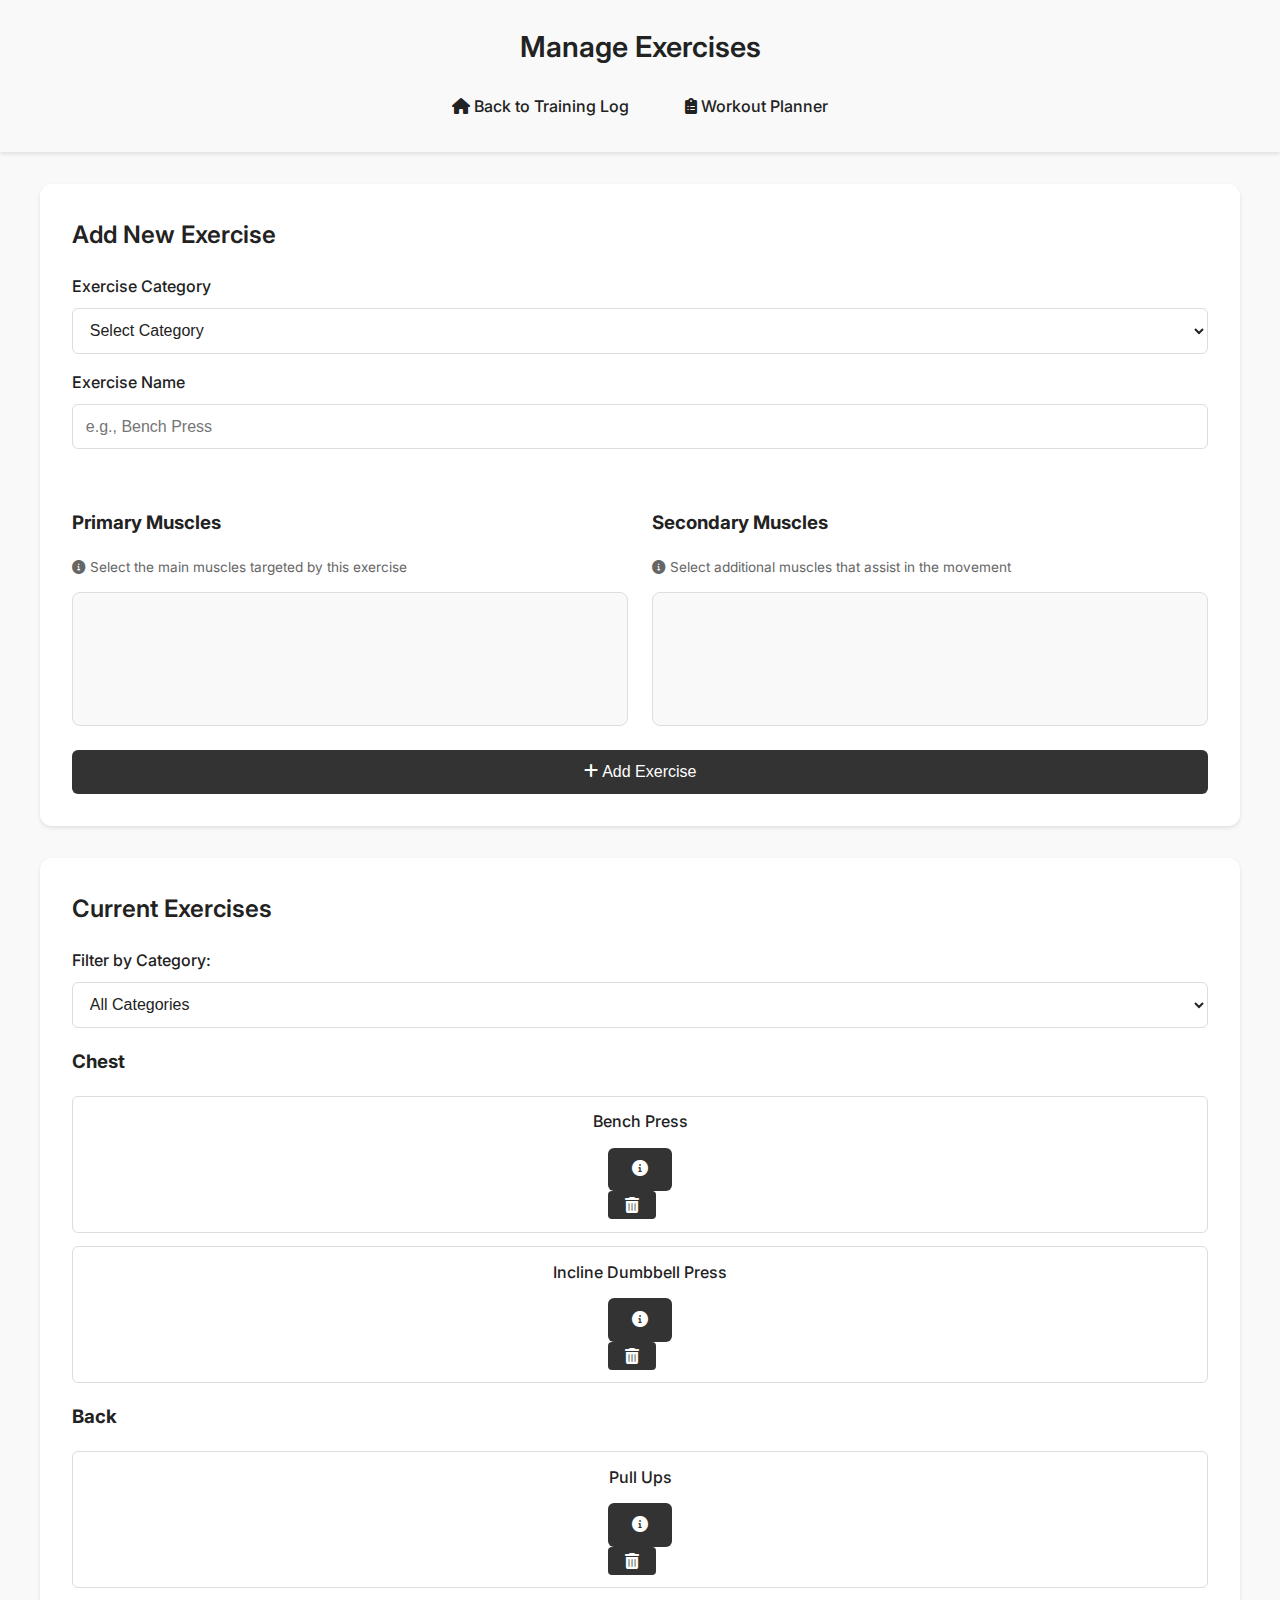
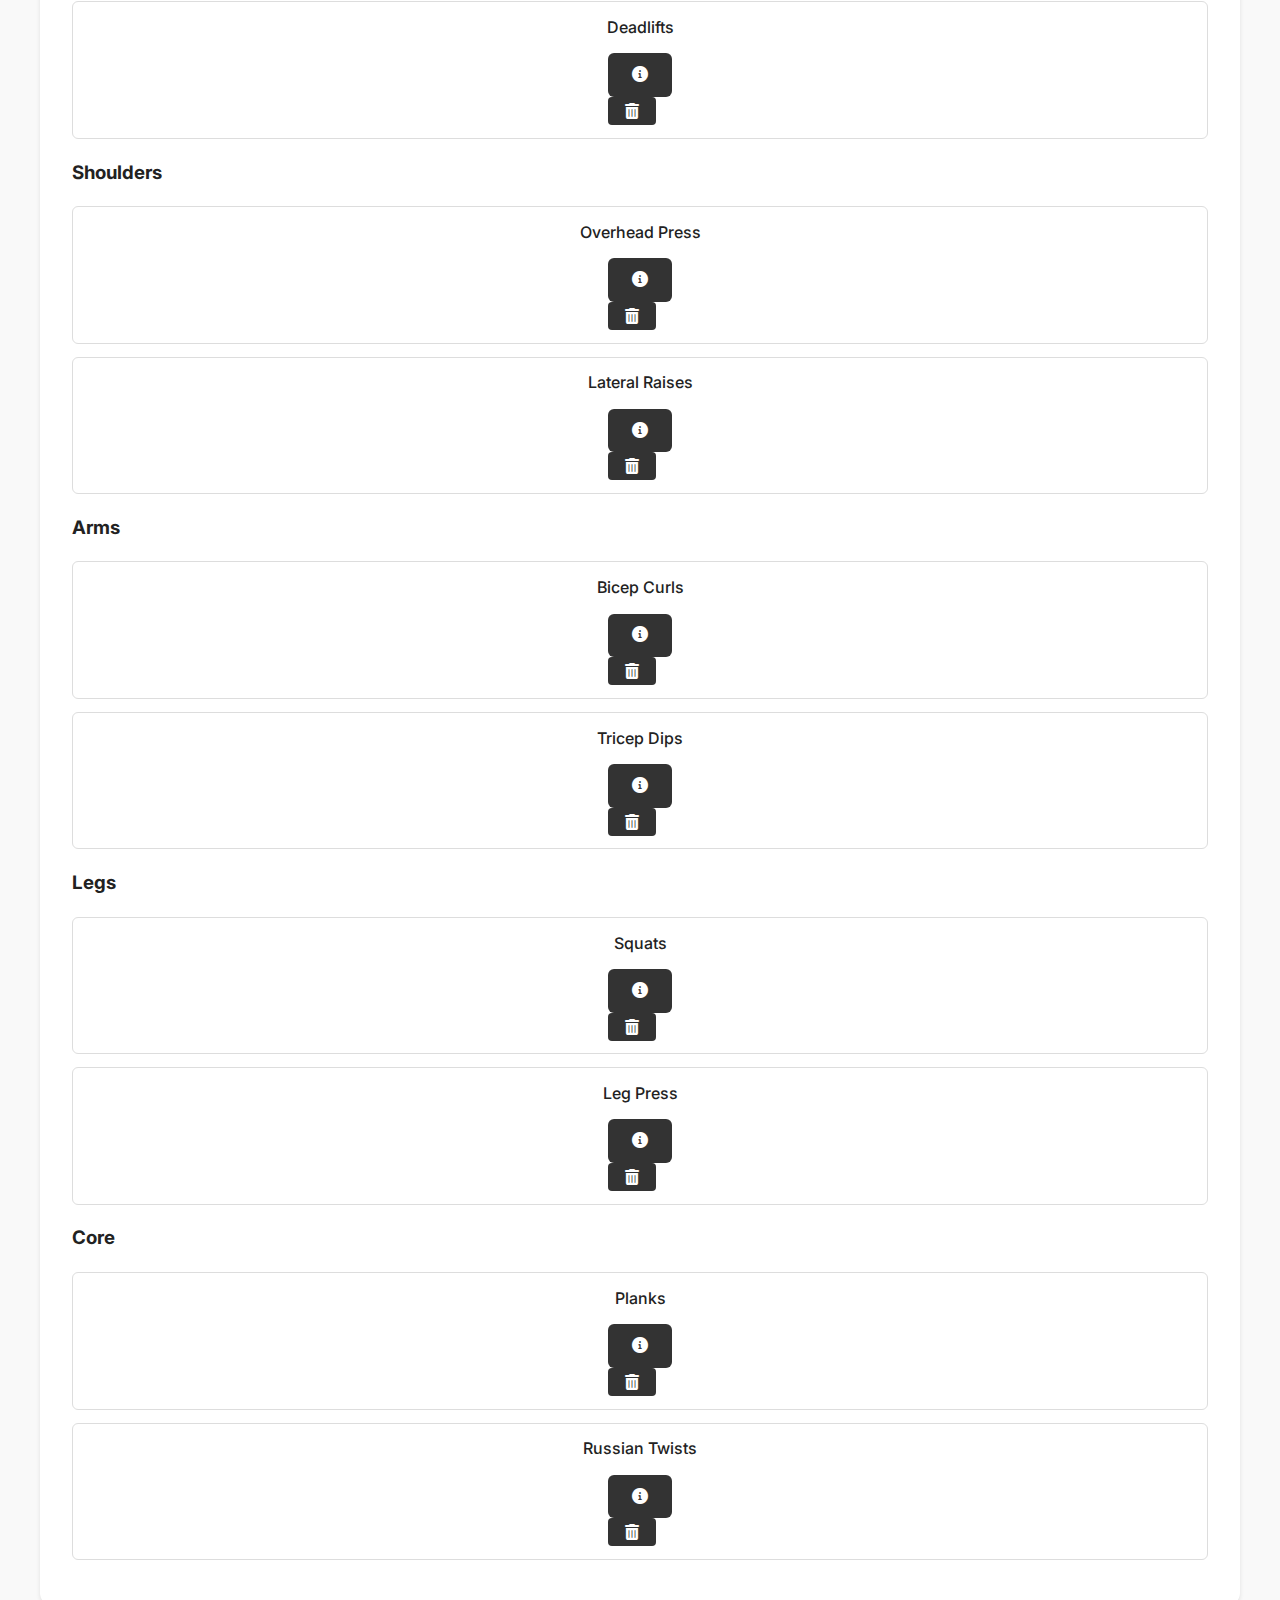
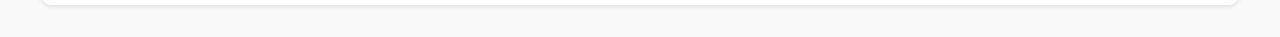
<file: GymAPP/manage_exercises.html>
<!DOCTYPE html>
<html lang="en">
<head>
    <!-- Metadata -->
    <meta charset="UTF-8">
    <meta name="viewport" content="width=device-width, initial-scale=1.0">
    <title>Manage Exercises - Gym Training Tracker</title>
    <meta name="description" content="Manage and customize your exercise library">
    <meta name="theme-color" content="#333333">

    <!-- Preload critical assets -->
    <link rel="preload" href="styles.css" as="style">
    <link rel="preload" href="data.js" as="script">
    <link rel="preload" href="ui.js" as="script">
    <link rel="preload" href="main.js" as="script">

    <!-- Stylesheets -->
    <link rel="stylesheet" href="styles.css">

    <!-- Font Awesome for icons -->
    <link rel="stylesheet"
          href="https://cdnjs.cloudflare.com/ajax/libs/font-awesome/6.0.0/css/all.min.css"
          integrity="sha512-9usAa10IRO0HhonpyAIVpjrylPvoDwiPUiKdWk5t3PyolY1cOd4DSE0Ga+ri4AuTroPR5aQvXU9xC6qOPnzFeg=="
          crossorigin="anonymous" referrerpolicy="no-referrer">

    <!-- Google Fonts -->
    <link rel="preconnect" href="https://fonts.googleapis.com">
    <link rel="preconnect" href="https://fonts.gstatic.com" crossorigin>
    <link href="https://fonts.googleapis.com/css2?family=Inter:wght@400;500;600&display=swap" rel="stylesheet">
</head>
<body>
    <header>
        <h1>Manage Exercises</h1>
        <nav>
            <a href="training_log.html" class="nav-link">
                <i class="fas fa-home"></i> Back to Training Log
            </a>
            <a href="workout_planner.html" class="nav-link">
                <i class="fas fa-clipboard-list"></i> Workout Planner
            </a>
        </nav>
    </header>

    <main class="container">
        <!-- Add New Exercise Section -->
        <section class="exercise-form" aria-labelledby="add-exercise-heading">
            <h2 id="add-exercise-heading">Add New Exercise</h2>

            <form id="new-exercise-form" novalidate>
                <!-- Category Selection -->
                <div class="form-group">
                    <label for="new-exercise-category">Exercise Category</label>
                    <select id="new-exercise-category" required>
                        <option value="">Select Category</option>
                        <option value="chest">Chest</option>
                        <option value="back">Back</option>
                        <option value="shoulders">Shoulders</option>
                        <option value="arms">Arms</option>
                        <option value="legs">Legs</option>
                        <option value="core">Core</option>
                    </select>
                </div>

                <!-- Exercise Name Input -->
                <div class="form-group">
                    <label for="new-exercise-name">Exercise Name</label>
                    <input type="text" id="new-exercise-name"
                           placeholder="e.g., Bench Press" required
                           pattern="[A-Za-z0-9\s\-]+"
                           title="Use letters, numbers, spaces, and hyphens">
                </div>

                <!-- Muscle Selections -->
                <div class="muscle-selection">
                    <div class="direct-muscles">
                        <h3>Primary Muscles</h3>
                        <p class="helper-text">
                            <i class="fas fa-info-circle"></i>
                            Select the main muscles targeted by this exercise
                        </p>
                        <div id="direct-muscles" class="muscle-options" role="group"
                             aria-label="Primary muscles selection">
                            <!-- Will be populated based on category -->
                        </div>
                    </div>

                    <div class="indirect-muscles">
                        <h3>Secondary Muscles</h3>
                        <p class="helper-text">
                            <i class="fas fa-info-circle"></i>
                            Select additional muscles that assist in the movement
                        </p>
                        <div id="indirect-muscles" class="muscle-options" role="group"
                             aria-label="Secondary muscles selection">
                            <!-- Will be populated based on category -->
                        </div>
                    </div>
                </div>

                <button type="submit" id="add-new-exercise-btn" class="primary-button">
                    <i class="fas fa-plus"></i> Add Exercise
                </button>
            </form>
        </section>

        <!-- Exercise List Section -->
        <section class="exercise-list" aria-labelledby="current-exercises-heading">
            <h2 id="current-exercises-heading">Current Exercises</h2>
            <div class="exercise-filters">
                <label for="filter-category">Filter by Category:</label>
                <select id="filter-category">
                    <option value="">All Categories</option>
                    <option value="chest">Chest</option>
                    <option value="back">Back</option>
                    <option value="shoulders">Shoulders</option>
                    <option value="arms">Arms</option>
                    <option value="legs">Legs</option>
                    <option value="core">Core</option>
                </select>
            </div>
            <div id="exercise-list" role="list" aria-label="Exercise list">
                <!-- Exercise items will be populated here and be clickable -->
            </div>
        </section>
    </main>

    <!-- Exercise Details Modal -->
    <div id="exercise-details-modal" class="modal" role="dialog"
         aria-labelledby="exercise-details-title" aria-modal="true">
        <div class="modal-content exercise-details-content">
            <h2 id="exercise-details-title">Exercise Details</h2>

            <!-- Details View -->
            <div id="exercise-details-content" class="exercise-details-grid">
                <div><strong>Name:</strong> <span id="detail-name"></span></div>
                <div><strong>Category:</strong> <span id="detail-category"></span></div>
                <div><strong>Primary Muscles:</strong> <span id="detail-direct-muscles"></span></div>
                <div><strong>Secondary Muscles:</strong> <span id="detail-indirect-muscles"></span></div>
            </div>

            <!-- Edit Form -->
            <form id="edit-exercise-form" style="display: none;" novalidate>
                <div class="form-group">
                    <label for="edit-exercise-name">Exercise Name</label>
                    <input type="text" id="edit-exercise-name" required
                           pattern="[A-Za-z0-9\s\-]+"
                           title="Use letters, numbers, spaces, and hyphens">
                </div>

                <div class="form-group">
                    <label for="edit-exercise-category">Category</label>
                    <select id="edit-exercise-category" required>
                        <option value="chest">Chest</option>
                        <option value="back">Back</option>
                        <option value="shoulders">Shoulders</option>
                        <option value="arms">Arms</option>
                        <option value="legs">Legs</option>
                        <option value="core">Core</option>
                    </select>
                </div>

                <div class="muscle-selection">
                    <div class="direct-muscles">
                        <h3>Primary Muscles</h3>
                        <div id="edit-direct-muscles" class="muscle-options" role="group" aria-label="Edit primary muscles">
                            <!-- Will be populated -->
                        </div>
                    </div>
                    <div class="indirect-muscles">
                        <h3>Secondary Muscles</h3>
                        <div id="edit-indirect-muscles" class="muscle-options" role="group" aria-label="Edit secondary muscles">
                            <!-- Will be populated -->
                        </div>
                    </div>
                </div>
            </form>

            <!-- Modal Actions -->
            <div class="modal-actions">
                <button id="edit-exercise-btn" class="primary-button">
                    <i class="fas fa-edit"></i> Edit Exercise
                </button>
                <button id="save-exercise-btn" class="primary-button" style="display: none;">
                    <i class="fas fa-save"></i> Save Changes
                </button>
                <button id="close-details-modal" class="secondary-button">
                    <i class="fas fa-times"></i> Close
                </button>
            </div>
        </div>
    </div>

    <!-- Scripts -->
    <script type="module" src="data.js"></script>
    <script type="module" src="ui.js"></script>
    <script type="module" src="main.js"></script>
</body>
</html>
</file>
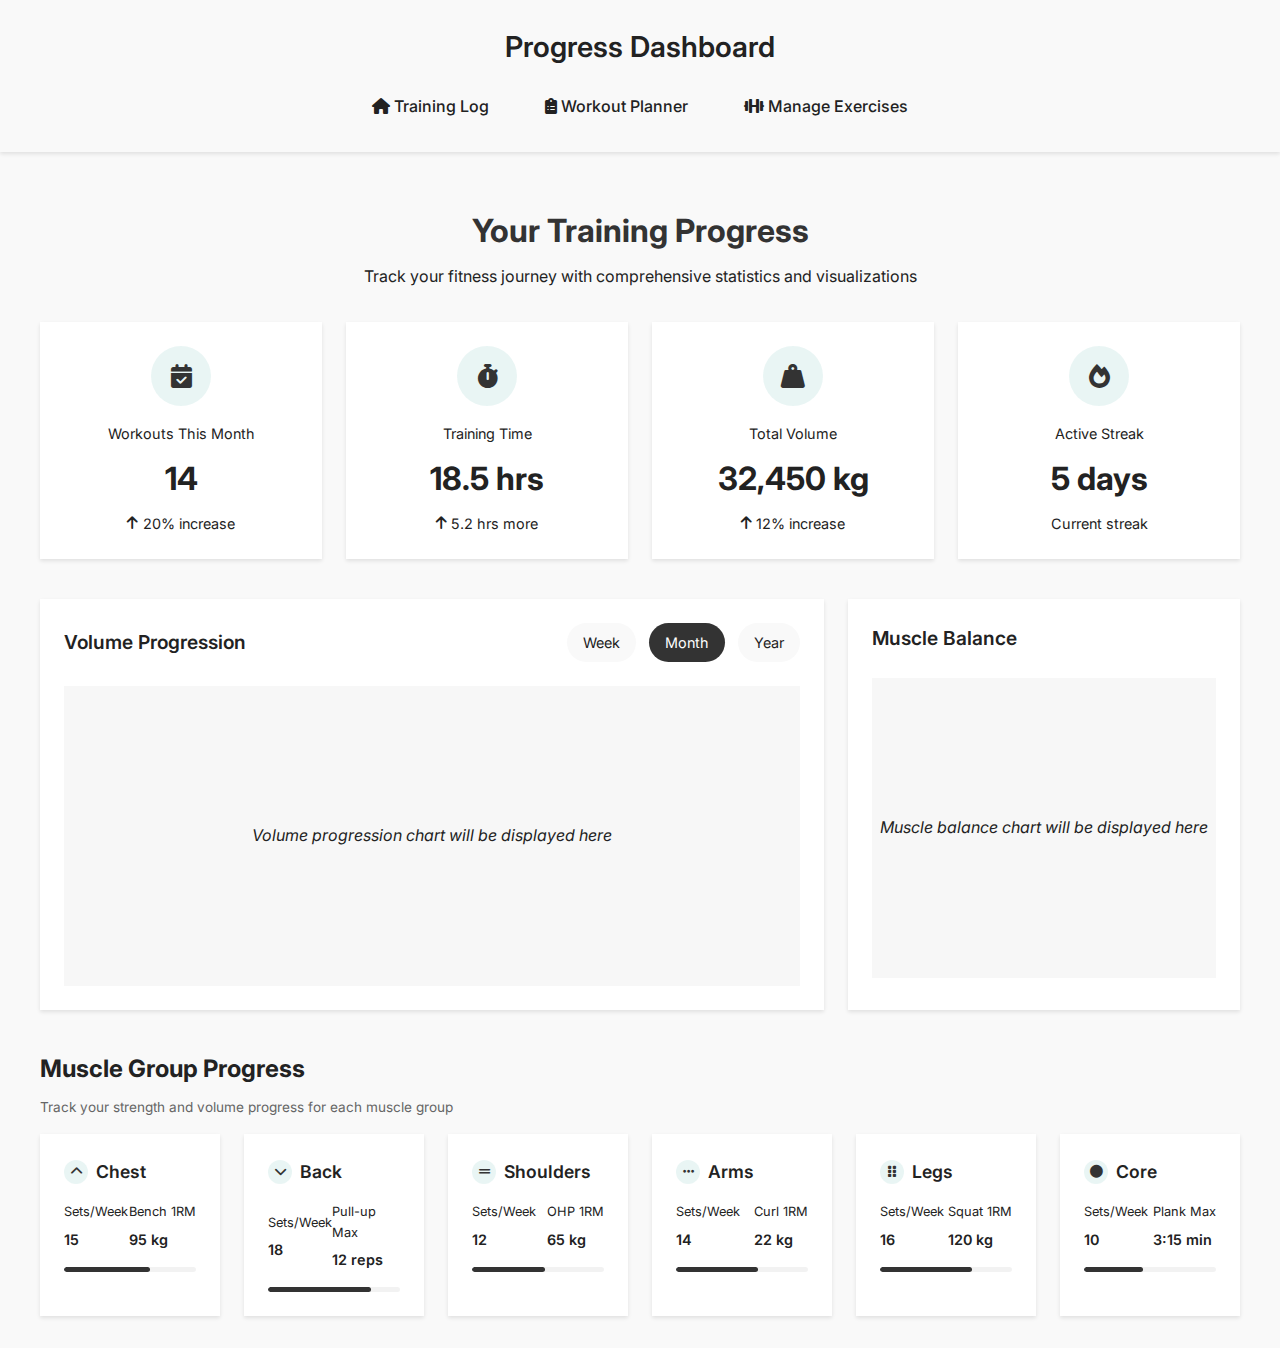
<file: GymAPP/progress-dashboard.html>
<!-- progress-dashboard.html -->
<!-- Add this file to your project root directory -->

<!DOCTYPE html>
<html lang="en">
<head>
    <meta charset="UTF-8">
    <meta name="viewport" content="width=device-width, initial-scale=1.0">
    <title>Progress Dashboard - Gym Training Tracker</title>
    <meta name="description" content="View your training progress and statistics">
    <meta name="theme-color" content="#2A9D8F">

    <!-- Preload critical assets -->
    <link rel="preload" href="styles.css" as="style">
    <link rel="preload" href="dashboard.js" as="script">

    <!-- Stylesheets -->
    <link rel="stylesheet" href="styles.css">

    <!-- Font Awesome for icons -->
    <link rel="stylesheet"
          href="https://cdnjs.cloudflare.com/ajax/libs/font-awesome/6.0.0/css/all.min.css"
          integrity="sha512-9usAa10IRO0HhonpyAIVpjrylPvoDwiPUiKdWk5t3PyolY1cOd4DSE0Ga+ri4AuTroPR5aQvXU9xC6qOPnzFeg=="
          crossorigin="anonymous" referrerpolicy="no-referrer">

    <!-- Google Fonts -->
    <link rel="preconnect" href="https://fonts.googleapis.com">
    <link rel="preconnect" href="https://fonts.gstatic.com" crossorigin>
    <link href="https://fonts.googleapis.com/css2?family=Inter:wght@400;500;600;700&display=swap" rel="stylesheet">

    <style>
        /* Additional styles specific to the dashboard */
        .dashboard-container {
            padding: 2rem;
            max-width: 1200px;
            margin: 0 auto;
        }

        .dashboard-header {
            margin-bottom: 2rem;
            text-align: center;
        }

        .dashboard-header h1 {
            margin-bottom: 0.5rem;
            font-size: 2rem;
            color: var(--primary-color);
        }

        .dashboard-header p {
            color: var(--gray-medium);
            max-width: 600px;
            margin: 0 auto;
        }

        .stats-grid {
            display: grid;
            grid-template-columns: repeat(auto-fit, minmax(250px, 1fr));
            gap: 1.5rem;
            margin-bottom: 2.5rem;
        }

        .stat-card {
            background: var(--card-background);
            border-radius: var(--border-radius);
            padding: 1.5rem;
            box-shadow: var(--shadow);
            display: flex;
            flex-direction: column;
            align-items: center;
            text-align: center;
            transition: var(--transition);
        }

        .stat-card:hover {
            transform: translateY(-5px);
            box-shadow: var(--shadow-large);
        }

        .stat-icon {
            display: flex;
            align-items: center;
            justify-content: center;
            width: 60px;
            height: 60px;
            background: rgba(42, 157, 143, 0.1);
            border-radius: 50%;
            margin-bottom: 1rem;
            color: var(--primary-color);
            font-size: 1.5rem;
        }

        .stat-title {
            color: var(--gray-medium);
            font-size: 0.9rem;
            margin-bottom: 0.5rem;
        }

        .stat-value {
            font-size: 2rem;
            font-weight: 700;
            color: var(--dark-color);
            margin-bottom: 0.5rem;
        }

        .stat-trend {
            display: flex;
            align-items: center;
            gap: 0.3rem;
            font-size: 0.9rem;
        }

        .stat-trend.positive {
            color: var(--success-color);
        }

        .stat-trend.negative {
            color: var(--danger-color);
        }

        .chart-row {
            display: grid;
            grid-template-columns: 2fr 1fr;
            gap: 1.5rem;
            margin-bottom: 2.5rem;
        }

        .chart-card {
            background: var(--card-background);
            border-radius: var(--border-radius);
            padding: 1.5rem;
            box-shadow: var(--shadow);
        }

        .chart-header {
            display: flex;
            justify-content: space-between;
            align-items: center;
            margin-bottom: 1.5rem;
        }

        .chart-title {
            font-size: 1.2rem;
            font-weight: 600;
            color: var(--dark-color);
        }

        .chart-filters {
            display: flex;
            gap: 0.8rem;
        }

        .chart-filter {
            padding: 0.5rem 1rem;
            border-radius: 20px;
            font-size: 0.9rem;
            cursor: pointer;
            transition: var(--transition);
            background: var(--background-color);
            color: var(--gray-dark);
        }

        .chart-filter.active {
            background: var(--primary-color);
            color: white;
        }

        .chart-placeholder {
            width: 100%;
            height: 300px;
            background: rgba(0, 0, 0, 0.03);
            border-radius: var(--border-radius);
            display: flex;
            align-items: center;
            justify-content: center;
            color: var(--gray-medium);
            font-style: italic;
        }

        .muscle-progress {
            display: grid;
            grid-template-columns: repeat(auto-fill, minmax(180px, 1fr));
            gap: 1.5rem;
        }

        .muscle-card {
            background: var(--card-background);
            border-radius: var(--border-radius);
            padding: 1.5rem;
            box-shadow: var(--shadow);
            display: flex;
            flex-direction: column;
            gap: 1rem;
            transition: var(--transition);
        }

        .muscle-card:hover {
            transform: translateY(-3px);
            box-shadow: var(--shadow-large);
        }

        .muscle-title {
            font-weight: 600;
            font-size: 1.1rem;
            color: var(--dark-color);
            display: flex;
            align-items: center;
            gap: 0.5rem;
        }

        .muscle-icon {
            width: 24px;
            height: 24px;
            display: flex;
            align-items: center;
            justify-content: center;
            border-radius: 50%;
            background: rgba(42, 157, 143, 0.1);
            color: var(--primary-color);
            font-size: 0.8rem;
        }

        .muscle-stats {
            display: flex;
            justify-content: space-between;
            align-items: center;
            font-size: 0.9rem;
        }

        .muscle-stat {
            display: flex;
            flex-direction: column;
            gap: 0.3rem;
        }

        .muscle-stat-label {
            color: var(--gray-medium);
            font-size: 0.8rem;
        }

        .muscle-stat-value {
            font-weight: 600;
            color: var(--dark-color);
        }

        .muscle-progress-bar {
            height: 5px;
            background: rgba(0, 0, 0, 0.05);
            border-radius: 3px;
            overflow: hidden;
        }

        .muscle-progress-value {
            height: 100%;
            background: var(--primary-color);
            border-radius: 3px;
        }

        @media (max-width: 992px) {
            .chart-row {
                grid-template-columns: 1fr;
            }
        }

        @media (max-width: 768px) {
            .dashboard-container {
                padding: 1.5rem;
            }
        }

        @media (max-width: 576px) {
            .stats-grid {
                grid-template-columns: 1fr 1fr;
            }
            
            .stat-value {
                font-size: 1.5rem;
            }
            
            .chart-header {
                flex-direction: column;
                align-items: flex-start;
                gap: 0.8rem;
            }
            
            .dashboard-header h1 {
                font-size: 1.5rem;
            }
        }
    </style>
</head>
<body>
    <header>
        <h1>Progress Dashboard</h1>
        <nav>
            <a href="training_log.html" class="nav-link">
                <i class="fas fa-home"></i> Training Log
            </a>
            <a href="workout_planner.html" class="nav-link">
                <i class="fas fa-clipboard-list"></i> Workout Planner
            </a>
            <a href="manage_exercises.html" class="nav-link">
                <i class="fas fa-dumbbell"></i> Manage Exercises
            </a>
        </nav>
    </header>

    <main class="dashboard-container">
        <div class="dashboard-header">
            <h1>Your Training Progress</h1>
            <p>Track your fitness journey with comprehensive statistics and visualizations</p>
        </div>

        <div class="stats-grid">
            <div class="stat-card">
                <div class="stat-icon">
                    <i class="fas fa-calendar-check"></i>
                </div>
                <div class="stat-title">Workouts This Month</div>
                <div class="stat-value">14</div>
                <div class="stat-trend positive">
                    <i class="fas fa-arrow-up"></i> 20% increase
                </div>
            </div>

            <div class="stat-card">
                <div class="stat-icon">
                    <i class="fas fa-stopwatch"></i>
                </div>
                <div class="stat-title">Training Time</div>
                <div class="stat-value">18.5 hrs</div>
                <div class="stat-trend positive">
                    <i class="fas fa-arrow-up"></i> 5.2 hrs more
                </div>
            </div>

            <div class="stat-card">
                <div class="stat-icon">
                    <i class="fas fa-weight-hanging"></i>
                </div>
                <div class="stat-title">Total Volume</div>
                <div class="stat-value">32,450 kg</div>
                <div class="stat-trend positive">
                    <i class="fas fa-arrow-up"></i> 12% increase
                </div>
            </div>

            <div class="stat-card">
                <div class="stat-icon">
                    <i class="fas fa-fire"></i>
                </div>
                <div class="stat-title">Active Streak</div>
                <div class="stat-value">5 days</div>
                <div class="stat-trend">
                    Current streak
                </div>
            </div>
        </div>

        <div class="chart-row">
            <div class="chart-card">
                <div class="chart-header">
                    <div class="chart-title">Volume Progression</div>
                    <div class="chart-filters">
                        <div class="chart-filter">Week</div>
                        <div class="chart-filter active">Month</div>
                        <div class="chart-filter">Year</div>
                    </div>
                </div>
                <div class="chart-placeholder">
                    Volume progression chart will be displayed here
                </div>
            </div>

            <div class="chart-card">
                <div class="chart-header">
                    <div class="chart-title">Muscle Balance</div>
                </div>
                <div class="chart-placeholder">
                    Muscle balance chart will be displayed here
                </div>
            </div>
        </div>

        <div class="section-header">
            <h2>Muscle Group Progress</h2>
            <p class="helper-text">Track your strength and volume progress for each muscle group</p>
        </div>

        <div class="muscle-progress">
            <div class="muscle-card">
                <div class="muscle-title">
                    <div class="muscle-icon"><i class="fas fa-chevron-up"></i></div>
                    Chest
                </div>
                <div class="muscle-stats">
                    <div class="muscle-stat">
                        <div class="muscle-stat-label">Sets/Week</div>
                        <div class="muscle-stat-value">15</div>
                    </div>
                    <div class="muscle-stat">
                        <div class="muscle-stat-label">Bench 1RM</div>
                        <div class="muscle-stat-value">95 kg</div>
                    </div>
                </div>
                <div class="muscle-progress-bar">
                    <div class="muscle-progress-value" style="width: 65%;"></div>
                </div>
            </div>

            <div class="muscle-card">
                <div class="muscle-title">
                    <div class="muscle-icon"><i class="fas fa-chevron-down"></i></div>
                    Back
                </div>
                <div class="muscle-stats">
                    <div class="muscle-stat">
                        <div class="muscle-stat-label">Sets/Week</div>
                        <div class="muscle-stat-value">18</div>
                    </div>
                    <div class="muscle-stat">
                        <div class="muscle-stat-label">Pull-up Max</div>
                        <div class="muscle-stat-value">12 reps</div>
                    </div>
                </div>
                <div class="muscle-progress-bar">
                    <div class="muscle-progress-value" style="width: 78%;"></div>
                </div>
            </div>

            <div class="muscle-card">
                <div class="muscle-title">
                    <div class="muscle-icon"><i class="fas fa-grip-lines"></i></div>
                    Shoulders
                </div>
                <div class="muscle-stats">
                    <div class="muscle-stat">
                        <div class="muscle-stat-label">Sets/Week</div>
                        <div class="muscle-stat-value">12</div>
                    </div>
                    <div class="muscle-stat">
                        <div class="muscle-stat-label">OHP 1RM</div>
                        <div class="muscle-stat-value">65 kg</div>
                    </div>
                </div>
                <div class="muscle-progress-bar">
                    <div class="muscle-progress-value" style="width: 55%;"></div>
                </div>
            </div>

            <div class="muscle-card">
                <div class="muscle-title">
                    <div class="muscle-icon"><i class="fas fa-ellipsis-h"></i></div>
                    Arms
                </div>
                <div class="muscle-stats">
                    <div class="muscle-stat">
                        <div class="muscle-stat-label">Sets/Week</div>
                        <div class="muscle-stat-value">14</div>
                    </div>
                    <div class="muscle-stat">
                        <div class="muscle-stat-label">Curl 1RM</div>
                        <div class="muscle-stat-value">22 kg</div>
                    </div>
                </div>
                <div class="muscle-progress-bar">
                    <div class="muscle-progress-value" style="width: 62%;"></div>
                </div>
            </div>

            <div class="muscle-card">
                <div class="muscle-title">
                    <div class="muscle-icon"><i class="fas fa-grip-vertical"></i></div>
                    Legs
                </div>
                <div class="muscle-stats">
                    <div class="muscle-stat">
                        <div class="muscle-stat-label">Sets/Week</div>
                        <div class="muscle-stat-value">16</div>
                    </div>
                    <div class="muscle-stat">
                        <div class="muscle-stat-label">Squat 1RM</div>
                        <div class="muscle-stat-value">120 kg</div>
                    </div>
                </div>
                <div class="muscle-progress-bar">
                    <div class="muscle-progress-value" style="width: 70%;"></div>
                </div>
            </div>

            <div class="muscle-card">
                <div class="muscle-title">
                    <div class="muscle-icon"><i class="fas fa-circle"></i></div>
                    Core
                </div>
                <div class="muscle-stats">
                    <div class="muscle-stat">
                        <div class="muscle-stat-label">Sets/Week</div>
                        <div class="muscle-stat-value">10</div>
                    </div>
                    <div class="muscle-stat">
                        <div class="muscle-stat-label">Plank Max</div>
                        <div class="muscle-stat-value">3:15 min</div>
                    </div>
                </div>
                <div class="muscle-progress-bar">
                    <div class="muscle-progress-value" style="width: 45%;"></div>
                </div>
            </div>
        </div>
    </main>

    <script>
        // This is a placeholder for future implementation of the dashboard charts
        document.addEventListener('DOMContentLoaded', function() {
            console.log('Progress dashboard loaded successfully');
            
            // Add click handlers for chart filters
            document.querySelectorAll('.chart-filter').forEach(filter => {
                filter.addEventListener('click', function() {
                    // Remove active class from all filters in the same group
                    this.parentElement.querySelectorAll('.chart-filter').forEach(f => {
                        f.classList.remove('active');
                    });
                    
                    // Add active class to the clicked filter
                    this.classList.add('active');
                    
                    // In a real implementation, this would trigger chart data refresh
                    console.log('Filter changed to:', this.textContent.trim());
                });
            });
        });
    </script>
</body>
</html>
</file>
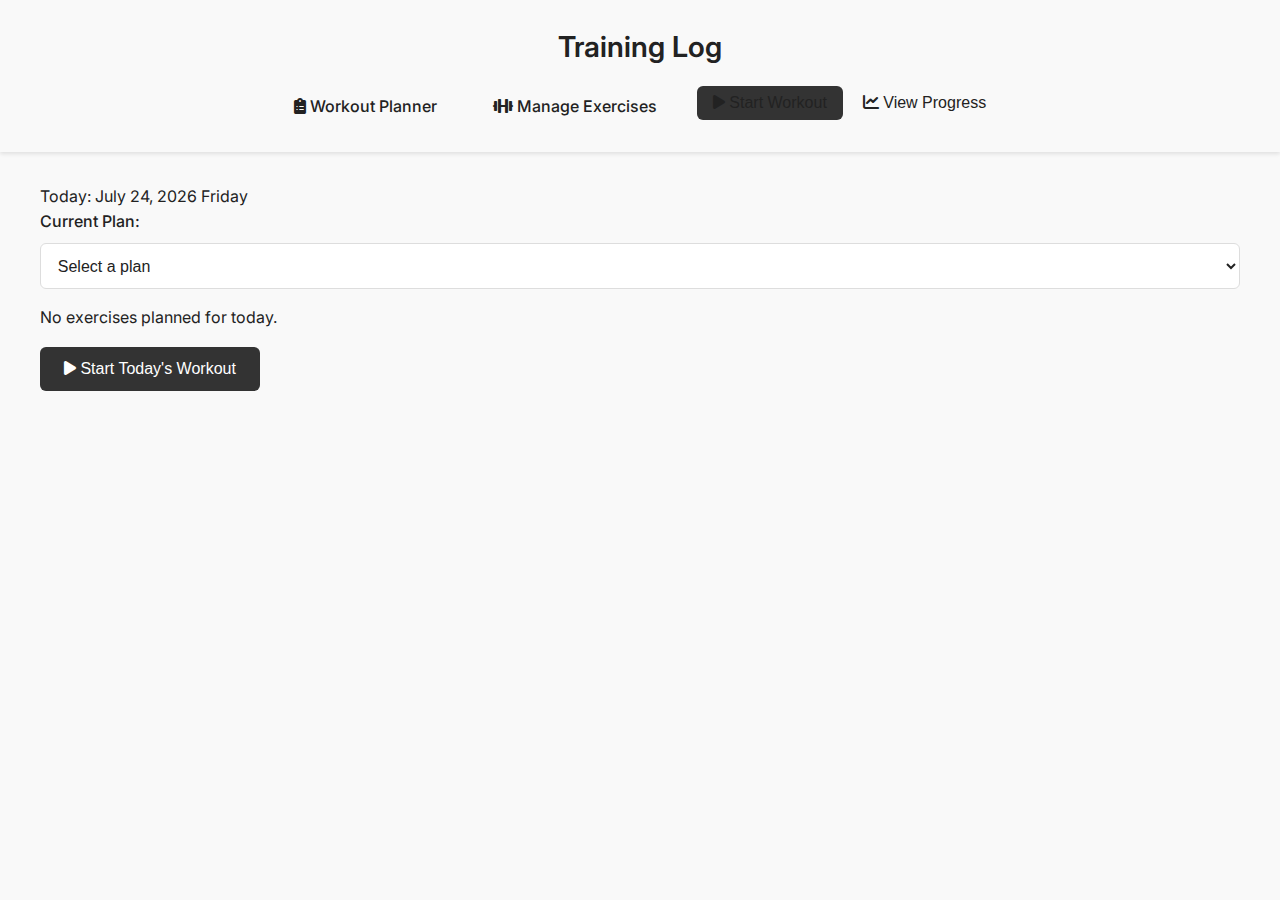
<file: GymAPP/training_log.html>
<!DOCTYPE html>
<html lang="en">
<head>
    <!-- Metadata -->
    <meta charset="UTF-8">
    <meta name="viewport" content="width=device-width, initial-scale=1.0">
    <title>Training Log - Gym Training Tracker</title>
    <meta name="description" content="Track your gym workouts with this training logger">
    <meta name="theme-color" content="#333333">

    <!-- Preload critical assets -->
    <link rel="preload" href="styles.css" as="style">
    <link rel="preload" href="data.js" as="script">
    <link rel="preload" href="ui.js" as="script">
    <link rel="preload" href="main.js" as="script">
    <link rel="preload" href="logger.js" as="script">

    <!-- Stylesheets -->
    <link rel="stylesheet" href="styles.css">

    <!-- Font Awesome for icons -->
    <link rel="stylesheet"
          href="https://cdnjs.cloudflare.com/ajax/libs/font-awesome/6.0.0/css/all.min.css"
          integrity="sha512-9usAa10IRO0HhonpyAIVpjrylPvoDwiPUiKdWk5t3PyolY1cOd4DSE0Ga+ri4AuTroPR5aQvXU9xC6qOPnzFeg=="
          crossorigin="anonymous" referrerpolicy="no-referrer">

    <!-- Google Fonts -->
    <link rel="preconnect" href="https://fonts.googleapis.com">
    <link rel="preconnect" href="https://fonts.gstatic.com" crossorigin>
    <link href="https://fonts.googleapis.com/css2?family=Inter:wght@400;500;600&display=swap" rel="stylesheet">
</head>
<body>
    <header>
        <h1>Training Log</h1>
        <nav>
            <a href="workout_planner.html" class="nav-link">
                <i class="fas fa-clipboard-list"></i> Workout Planner
            </a>
            <a href="manage_exercises.html" class="nav-link">
                <i class="fas fa-dumbbell"></i> Manage Exercises
            </a>
            <div class="nav-actions">
                <button id="start-workout" class="nav-button primary-button">
                    <i class="fas fa-play"></i> Start Workout
                </button>
                <button id="view-progress" class="nav-button">
                    <i class="fas fa-chart-line"></i> View Progress
                </button>
            </div>
        </nav>
    </header>

    <main>
        <!-- Day View Header -->
        <div class="day-view-header">
            <div class="current-date-display">
                <span id="current-date">Today: January 1, 2024</span>
                <span id="current-day">Monday</span>
            </div>
            <div class="plan-selection">
                <label for="current-plan-select">Current Plan:</label>
                <select id="current-plan-select">
                    <option value="">Select a plan</option>
                    <!-- Plans will be populated here -->
                </select>
            </div>
        </div>

        <!-- Container for displaying the current day's exercises -->
        <div id="day-exercises">
            <!-- Exercises for the current day will be rendered here -->
        </div>

        <!-- Button to start today's workout -->
        <div class="start-workout-container">
            <button id="start-day-workout" class="nav-button primary-button">
                <i class="fas fa-play"></i> Start Today's Workout
            </button>
        </div>
    </main>

    <!-- Start Workout Modal -->
    <div id="workout-modal" class="modal" role="dialog" aria-labelledby="workout-modal-title" aria-modal="true">
        <div class="modal-content workout-modal-content">
            <h2 id="workout-modal-title">Start Workout</h2>
            
            <div class="workout-selection">
                <div class="section-header">
                    <h3>Select Workout Plan</h3>
                </div>
                
                <div class="form-group">
                    <label for="workout-plan-select">Workout Plan:</label>
                    <select id="workout-plan-select">
                        <option value="">Select a plan or continue without one</option>
                        <!-- Plans will be populated here -->
                    </select>
                </div>
                
                <div class="form-group">
                    <label for="workout-day-select">Day:</label>
                    <select id="workout-day-select">
                        <option value="monday">Monday</option>
                        <option value="tuesday">Tuesday</option>
                        <option value="wednesday">Wednesday</option>
                        <option value="thursday">Thursday</option>
                        <option value="friday">Friday</option>
                        <option value="saturday">Saturday</option>
                        <option value="sunday">Sunday</option>
                    </select>
                </div>
            </div>
            
            <div class="modal-actions">
                <button id="start-workout-btn" class="primary-button">
                    <i class="fas fa-play"></i> Start
                </button>
                <button id="close-workout-modal" class="secondary-button">
                    <i class="fas fa-times"></i> Cancel
                </button>
            </div>
        </div>
    </div>

    <!-- Active Workout Modal -->
    <div id="active-workout-modal" class="modal full-screen-modal" role="dialog" aria-labelledby="active-workout-title" aria-modal="true">
        <div class="modal-content active-workout-content">
            <div class="active-workout-header">
                <h2 id="active-workout-title">Current Workout</h2>
                <div class="workout-timer">
                    <span id="workout-timer-display">00:00:00</span>
                </div>
                <div class="estimated-1rm">
                    <span id="current-1rm">1RM: N/A</span>
                </div>
                <button id="finish-workout" class="finish-workout-btn">
                    <i class="fas fa-flag-checkered"></i> Finish Workout
                </button>
            </div>
            
            <div class="active-workout-body">
                <div id="current-exercise-container" class="current-exercise-container">
                    <div id="current-exercise-header" class="current-exercise-header">
                        <h3 id="current-exercise-name">Exercise Name</h3>
                        <div class="exercise-navigation">
                            <button id="prev-exercise" class="nav-button" disabled>
                                <i class="fas fa-chevron-left"></i> Previous
                            </button>
                            <span id="exercise-position">1 of 5</span>
                            <button id="next-exercise" class="nav-button">
                                Next <i class="fas fa-chevron-right"></i>
                            </button>
                        </div>
                    </div>
                    
                    <!-- Updated exercise-info div -->
                    <div class="exercise-info">
                        <div class="info-card">
                            <div class="info-label">Target</div>
                            <div id="exercise-target" class="info-value">3-4 sets, 8-12 reps, 1-2 RIR</div>
                        </div>
                        <div class="info-card">
                            <div class="info-label">Previous Best</div>
                            <div id="exercise-previous" class="info-value">80kg × 10 (Feb 20)</div>
                        </div>
                        <div class="info-card">
                            <div class="info-label">Estimated 1RM</div>
                            <div id="exercise-1rm" class="info-value">N/A</div>
                        </div>
                    </div>
                    
                    <!-- Sets container: sets will be dynamically added here -->
                    <div id="sets-container" class="sets-container">
                        <!-- Sets will be dynamically added here -->
                    </div>
                </div>
                
                <div class="workout-summary">
                    <h3>Workout Summary</h3>
                    <div id="workout-exercise-list" class="workout-exercise-list">
                        <!-- Exercise list will be populated here -->
                    </div>
                </div>
            </div>
        </div>
    </div>

    <!-- Workout Complete Modal -->
    <div id="workout-complete-modal" class="modal" role="dialog" aria-labelledby="workout-complete-title" aria-modal="true">
        <div class="modal-content workout-complete-content">
            <h2 id="workout-complete-title">Workout Complete!</h2>
            
            <div class="workout-complete-summary">
                <div class="summary-stat">
                    <div class="stat-label">Duration</div>
                    <div id="complete-duration" class="stat-value">01:15:30</div>
                </div>
                <div class="summary-stat">
                    <div class="stat-label">Volume</div>
                    <div id="complete-volume" class="stat-value">5,430 kg</div>
                </div>
                <div class="summary-stat">
                    <div class="stat-label">Sets</div>
                    <div id="complete-sets" class="stat-value">24</div>
                </div>
            </div>

            <!-- Personal Records section -->
            <div class="workout-summary-section">
                <h3>Personal Records</h3>
                <div id="workout-prs" class="workout-prs">
                    <!-- PRs will be displayed here -->
                    <div class="empty-state small">
                        <p>No personal records achieved in this workout</p>
                    </div>
                </div>
            </div>
            
            <div class="form-group">
                <label for="workout-notes">Workout Notes (Optional)</label>
                <textarea id="workout-notes" rows="3" placeholder="How did this workout feel? Note any achievements or challenges."></textarea>
            </div>
            
            <div class="modal-actions">
                <button id="save-workout-btn" class="primary-button">
                    <i class="fas fa-save"></i> Save Workout
                </button>
                <button id="discard-workout-btn" class="danger-button">
                    <i class="fas fa-trash"></i> Discard
                </button>
            </div>
        </div>
    </div>

    <!-- Scripts -->
    <script type="module" src="data.js"></script>
    <script type="module" src="ui.js"></script>
    <script type="module" src="main.js"></script>
    <script type="module" src="logger.js"></script>
</body>
</html>
</file>
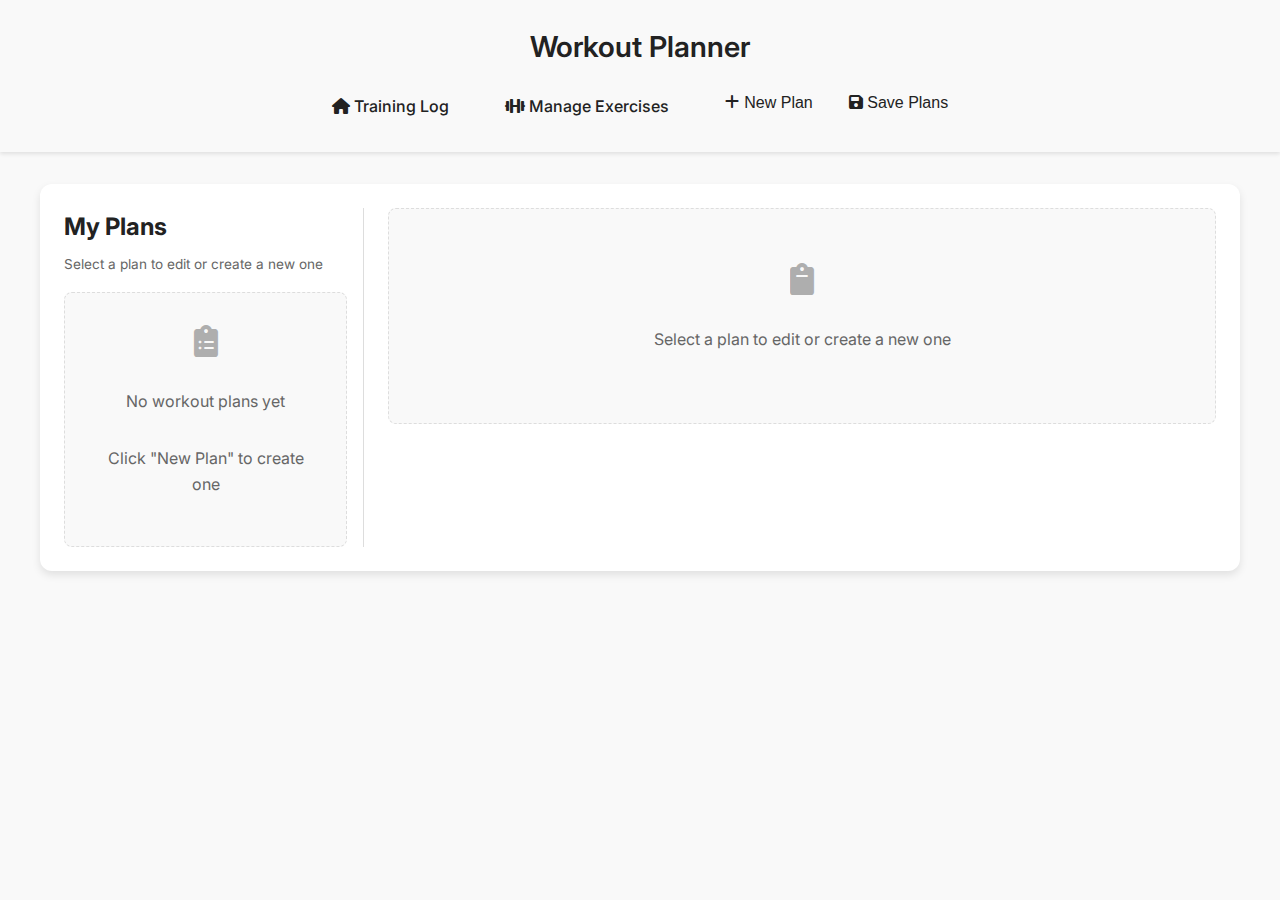
<file: GymAPP/workout_planner.html>
<!DOCTYPE html>
<html lang="en">
<head>
    <!-- Metadata -->
    <meta charset="UTF-8">
    <meta name="viewport" content="width=device-width, initial-scale=1.0">
    <title>Workout Planner - Gym Training Tracker</title>
    <meta name="description" content="Create and manage your workout templates">
    <meta name="theme-color" content="#333333">

    <!-- Preload critical assets -->
    <link rel="preload" href="styles.css" as="style">
    <link rel="preload" href="data.js" as="script">
    <link rel="preload" href="ui.js" as="script">
    <link rel="preload" href="main.js" as="script">
    <link rel="preload" href="planner.js" as="script">

    <!-- Stylesheets -->
    <link rel="stylesheet" href="styles.css">

    <!-- Font Awesome for icons -->
    <link rel="stylesheet"
          href="https://cdnjs.cloudflare.com/ajax/libs/font-awesome/6.0.0/css/all.min.css"
          integrity="sha512-9usAa10IRO0HhonpyAIVpjrylPvoDwiPUiKdWk5t3PyolY1cOd4DSE0Ga+ri4AuTroPR5aQvXU9xC6qOPnzFeg=="
          crossorigin="anonymous" referrerpolicy="no-referrer">

    <!-- Google Fonts -->
    <link rel="preconnect" href="https://fonts.googleapis.com">
    <link rel="preconnect" href="https://fonts.gstatic.com" crossorigin>
    <link href="https://fonts.googleapis.com/css2?family=Inter:wght@400;500;600&display=swap" rel="stylesheet">
</head>
<body>
    <header>
        <h1>Workout Planner</h1>
        <nav>
            <a href="training_log.html" class="nav-link">
                <i class="fas fa-home"></i> Training Log
            </a>
            <a href="manage_exercises.html" class="nav-link">
                <i class="fas fa-dumbbell"></i> Manage Exercises
            </a>
            <div class="nav-actions">
                <button id="create-plan" class="nav-button">
                    <i class="fas fa-plus"></i> New Plan
                </button>
                <button id="save-plan" class="nav-button">
                    <i class="fas fa-save"></i> Save Plans
                </button>
            </div>
        </nav>
    </header>

    <main>
        <section class="planner-container">
            <div class="plans-sidebar">
                <div class="section-header">
                    <h2>My Plans</h2>
                    <p class="helper-text">Select a plan to edit or create a new one</p>
                </div>
                <div id="plans-list" class="plans-list">
                    <!-- Plans will be listed here -->
                    <div class="empty-state">
                        <i class="fas fa-clipboard-list empty-icon"></i>
                        <p>No workout plans yet</p>
                        <p>Click "New Plan" to create one</p>
                    </div>
                </div>
            </div>

            <div class="plan-editor" id="plan-editor">
                <div id="no-plan-selected" class="empty-state">
                    <i class="fas fa-clipboard empty-icon"></i>
                    <p>Select a plan to edit or create a new one</p>
                </div>

                <div id="plan-details" class="plan-details" style="display: none;">
                    <div class="plan-header">
                        <div class="form-group">
                            <label for="plan-name">Plan Name</label>
                            <input type="text" id="plan-name" placeholder="e.g., 5-Day Split, PPL Routine">
                        </div>
                        <div class="form-group">
                            <label for="plan-description">Description (Optional)</label>
                            <textarea id="plan-description" rows="2" placeholder="Brief description of your workout plan"></textarea>
                        </div>
                        <div class="form-group">
                            <label for="training-goal">Training Goal</label>
                            <select id="training-goal">
                                <!-- Will be populated via JavaScript -->
                            </select>
                            <div class="goal-recommendations">
                                <div class="recommendation-item">
                                    <span class="recommendation-label">Rep Range:</span>
                                    <span id="recommended-rep-range" class="recommendation-value">8-12</span>
                                </div>
                                <div class="recommendation-item">
                                    <span class="recommendation-label">RIR Range:</span>
                                    <span id="recommended-rir-range" class="recommendation-value">1-3</span>
                                </div>
                                <div class="recommendation-item">
                                    <span class="recommendation-label">Rest Time:</span>
                                    <span id="recommended-rest-range" class="recommendation-value">60-90 seconds</span>
                                </div>
                                <div class="recommendation-item">
                                    <span class="recommendation-label">Frequency:</span>
                                    <span id="recommended-frequency" class="recommendation-value">2-3× per muscle group weekly</span>
                                </div>
                            </div>
                        </div>
                    </div>

                    <div class="plan-structure">
                        <div class="section-header">
                            <h3>Week Structure</h3>
                            <p class="helper-text">Design your weekly workout plan</p>
                        </div>
                        
                        <div class="week-tabs">
                            <div class="tab active" data-day="monday">Mon</div>
                            <div class="tab" data-day="tuesday">Tue</div>
                            <div class="tab" data-day="wednesday">Wed</div>
                            <div class="tab" data-day="thursday">Thu</div>
                            <div class="tab" data-day="friday">Fri</div>
                            <div class="tab" data-day="saturday">Sat</div>
                            <div class="tab" data-day="sunday">Sun</div>
                        </div>

                        <div id="day-editor" class="day-editor">
                            <div class="day-header">
                                <h4 id="current-day-name">Monday</h4>
                                <div class="day-actions">
                                    <div class="form-group">
                                        <label for="day-type">Day Type</label>
                                        <select id="day-type">
                                            <option value="training">Training Day</option>
                                            <option value="rest">Rest Day</option>
                                            <option value="active-recovery">Active Recovery</option>
                                        </select>
                                    </div>
                                    <div class="form-group">
                                        <label for="day-name">Custom Name (Optional)</label>
                                        <input type="text" id="day-name" placeholder="e.g., Push Day, Leg Day">
                                    </div>
                                </div>
                            </div>

                            <div id="training-day-content" class="training-day-content">
                                <div class="exercises-header">
                                    <h4>Exercises</h4>
                                    <button id="add-exercise-to-plan" class="add-button">
                                        <i class="fas fa-plus"></i> Add Exercise
                                    </button>
                                </div>

                                <div id="plan-exercises-list" class="plan-exercises-list">
                                    <!-- Exercises will be listed here -->
                                    <div class="empty-state small">
                                        <p>No exercises added yet</p>
                                        <p>Click "Add Exercise" to add exercises to this day</p>
                                    </div>
                                </div>
                            </div>

                            <div id="rest-day-content" class="rest-day-content" style="display: none;">
                                <div class="empty-state small">
                                    <i class="fas fa-bed empty-icon"></i>
                                    <p>Rest Day</p>
                                    <p>Take time to recover and let your muscles rebuild</p>
                                </div>
                            </div>

                            <div id="active-recovery-content" class="active-recovery-content" style="display: none;">
                                <div class="form-group">
                                    <label for="recovery-activity">Recovery Activity</label>
                                    <input type="text" id="recovery-activity" placeholder="e.g., Light Cardio, Yoga, Stretching">
                                </div>
                                <div class="form-group">
                                    <label for="recovery-duration">Duration (minutes)</label>
                                    <input type="number" id="recovery-duration" min="5" max="180" step="5" value="30">
                                </div>
                                <div class="form-group">
                                    <label for="recovery-notes">Notes (Optional)</label>
                                    <textarea id="recovery-notes" rows="2" placeholder="Additional notes about recovery"></textarea>
                                </div>
                            </div>
                        </div>
                    </div>

                    <div class="muscle-volume-analysis">
                        <div class="section-header">
                            <h3>Volume Analysis</h3>
                            <p class="helper-text">Weekly training volume by muscle group compared to scientific recommendations</p>
                        </div>
                        <div id="volume-chart" class="volume-chart">
                            <!-- Volume visualization will go here -->
                        </div>
                    </div>
                </div>
            </div>
        </section>
    </main>

    <!-- Plan Exercise Modal -->
    <div id="plan-exercise-modal" class="modal" role="dialog" aria-labelledby="plan-modal-title" aria-modal="true">
        <div class="modal-content">
            <h2 id="plan-modal-title">Add Exercise to Plan</h2>
            <form id="plan-exercise-form" novalidate>
                <label for="plan-exercise-category">Category:</label>
                <select id="plan-exercise-category" required>
                    <option value="">Select Category</option>
                    <option value="chest">Chest</option>
                    <option value="back">Back</option>
                    <option value="shoulders">Shoulders</option>
                    <option value="arms">Arms</option>
                    <option value="legs">Legs</option>
                    <option value="core">Core</option>
                </select>

                <label for="plan-exercise-select">Exercise:</label>
                <select id="plan-exercise-select" required>
                    <option value="">Select Exercise</option>
                </select>

                <div class="form-group">
                    <label for="plan-exercise-sets">Number of Sets:</label>
                    <input type="number" id="plan-exercise-sets" min="1" max="20" required placeholder="e.g., 3">
                    <span class="input-hint">1-20 sets</span>
                </div>

                <div class="form-group">
                    <label for="plan-exercise-rep-range">Rep Range:</label>
                    <input type="text" id="plan-exercise-rep-range" pattern="\d{1,2}-\d{1,2}" required placeholder="e.g., 8-12">
                    <span class="input-hint">Format: min-max (e.g., 8-12)</span>
                </div>

                <div class="form-group">
                    <label for="plan-exercise-rir-range">RIR Range:</label>
                    <input type="text" id="plan-exercise-rir-range" pattern="\d{1,2}-\d{1,2}" required placeholder="e.g., 1-2">
                    <span class="input-hint">Format: min-max (e.g., 1-2)</span>
                </div>

                <div class="form-group">
                    <label for="plan-exercise-rest">Rest Between Sets (seconds):</label>
                    <input type="number" id="plan-exercise-rest" min="15" max="600" step="15" value="90">
                    <span class="input-hint">15-600 seconds</span>
                </div>

                <div class="form-group">
                    <label for="plan-exercise-notes">Notes (Optional):</label>
                    <textarea id="plan-exercise-notes" rows="2" placeholder="E.g., Focus on slow eccentric"></textarea>
                </div>

                <div class="modal-actions">
                    <button type="submit" id="add-plan-exercise-btn" class="primary-button">
                        <i class="fas fa-plus"></i> Add
                    </button>
                    <button type="button" id="close-plan-modal" class="secondary-button">
                        <i class="fas fa-times"></i> Cancel
                    </button>
                </div>
            </form>
        </div>
    </div>

    <!-- Scripts -->
    <script type="module" src="data.js"></script>
    <script type="module" src="ui.js"></script>
    <script type="module" src="main.js"></script>
    <script type="module" src="planner.js"></script>
</body>
</html>
</file>
<file: GymAPP/styles.css>
/* styles.css */

/* Color Variables */
:root {
    --primary-color: #333333;       /* Dark gray */
    --secondary-color: #555555;     /* Medium gray */
    --accent-color: #000000;        /* Black for important elements */
    --background-color: #F9F9F9;    /* Light gray */
    --card-background: #FFFFFF;     /* White */
    --text-primary: #222222;        /* Dark text */
    --text-secondary: #666666;      /* Medium text */
    --border-color: #DDDDDD;        /* Light gray border */
    --shadow: 0 2px 4px rgba(0, 0, 0, 0.1);
    --shadow-large: 0 4px 8px rgba(0, 0, 0, 0.1);
}

/* Global Styles */
body {
    font-family: 'Inter', -apple-system, BlinkMacSystemFont, 'Segoe UI', Roboto, sans-serif;
    margin: 0;
    padding: 0;
    background-color: var(--background-color);
    color: var(--text-primary);
    line-height: 1.6;
}

main {
    max-width: 1200px;
    margin: 2rem auto;
    padding: 0 1.5rem;
}

/* Header Styles */
header {
    background-color: var(--background-color);
    color: var(--text-primary);
    padding: 1.5rem;
    box-shadow: var(--shadow);
    text-align: center;
}

header h1 {
    margin: 0;
    font-size: 1.8rem;
    font-weight: 600;
}

nav {
    display: flex;
    justify-content: center;
    gap: 1.5rem;
    margin-top: 1rem;
}

nav a, nav button {
    background-color: transparent;
    color: var(--text-primary);
    text-decoration: none;
    padding: 0.5rem 1rem;
    border-radius: 6px;
    transition: all 0.3s ease;
    font-weight: 500;
    border: none;
    cursor: pointer;
}

nav a:hover, nav button:hover {
    background-color: var(--card-background);
    transform: translateY(-1px);
}

/* Week Selector */
.week-selector {
    text-align: center;
    font-size: 1.2rem;
    margin-bottom: 2rem;
    color: var(--text-primary);
    font-weight: 600;
}

.week-nav-button {
    background-color: transparent;
    border: none;
    cursor: pointer;
    font-size: 1.2rem;
    padding: 0.5rem;
    transition: all 0.3s ease;
}

.week-nav-button:hover {
    color: var(--accent-color);
    transform: translateY(-1px);
}

/* Calendar Styles */
.calendar {
    background-color: var(--card-background);
    border-radius: 12px;
    box-shadow: var(--shadow-large);
    padding: 1.5rem;
}

.week {
    display: grid;
    grid-template-columns: repeat(auto-fit, minmax(250px, 1fr));
    gap: 1.5rem;
    margin: 0 auto;
}

.day {
    background: var(--background-color);
    border-radius: 8px;
    padding: 1.5rem;
    border: 1px solid var(--border-color);
    min-height: 300px;
    display: flex;
    flex-direction: column;
    transition: all 0.3s ease;
}

.day h2 {
    margin: 0 0 1rem 0;
    color: var(--primary-color);
    font-size: 1.2rem;
    font-weight: 600;
}

.day:hover {
    box-shadow: var(--shadow);
}

/* Exercises List */
.exercises-list {
    flex: 1;
    margin-bottom: 1rem;
}

.exercise-item {
    background: var(--card-background);
    border: 1px solid var(--border-color);
    border-radius: 8px;
    padding: 1rem;
    margin-bottom: 1rem;
    display: flex;
    flex-direction: column;
    gap: 0.8rem;
    transition: all 0.2s ease;
}

.exercise-item:hover {
    background: var(--background-color);
    transform: translateY(-1px);
}

/* Exercise Header */
.exercise-header {
    display: flex;
    justify-content: space-between;
    align-items: center;
    border-bottom: 1px solid var(--border-color);
    padding-bottom: 0.5rem;
}

.exercise-header span {
    font-weight: 600;
    font-size: 1rem;
}

/* Exercise Details */
.exercise-details {
    display: grid;
    grid-template-columns: repeat(auto-fit, minmax(100px, 1fr));
    gap: 0.5rem;
    font-size: 0.9rem;
}

.set-info {
    display: grid;
    grid-template-columns: repeat(3, 1fr);
    gap: 0.5rem;
    align-items: center;
    padding: 0.5rem;
    background: var(--background-color);
    border-radius: 4px;
}

.set-info input[type="number"] {
    width: 100%;
    padding: 0.4rem;
    border: 1px solid var(--border-color);
    border-radius: 4px;
    text-align: center;
}

/* Add Exercise Button */
.add-exercise {
    width: 100%;
    padding: 0.8rem;
    background-color: var(--primary-color);
    color: white;
    border: none;
    border-radius: 6px;
    cursor: pointer;
    transition: all 0.3s ease;
    font-weight: 500;
}

.add-exercise:hover {
    background-color: var(--accent-color);
    transform: translateY(-1px);
}

/* Delete Exercise Button */
.delete-exercise {
    background: var(--primary-color);
    color: white;
    border: none;
    border-radius: 4px;
    width: 28px;
    height: 28px;
    display: flex;
    align-items: center;
    justify-content: center;
    cursor: pointer;
    transition: all 0.2s ease;
}

.delete-exercise:hover {
    background: var(--accent-color);
}

/* Modal Styles */
.modal {
    display: none;  /* Hidden by default */
    position: fixed;
    top: 0;
    left: 0;
    width: 100%;
    height: 100%;
    background-color: rgba(0, 0, 0, 0.5);
    z-index: 1000;
    justify-content: center;
    align-items: center;
}

.modal.show {
    display: flex;
}

.modal-content {
    background: var(--card-background);
    width: 90%;
    max-width: 500px;
    padding: 2rem;
    border-radius: 12px;
    box-shadow: var(--shadow-large);
    animation: modalSlideIn 0.3s ease;
    position: relative;
}

@keyframes modalSlideIn {
    from {
        transform: translateY(-20px);
        opacity: 0;
    }
    to {
        transform: translateY(0);
        opacity: 1;
    }
}

/* Form Styles */
form {
    display: flex;
    flex-direction: column;
}

.form-group {
    margin-bottom: 1rem;
}

label {
    font-weight: 500;
    margin-bottom: 0.5rem;
    display: block;
}

input, select {
    width: 100%;
    padding: 0.8rem;
    border: 1px solid var(--border-color);
    border-radius: 6px;
    background-color: var(--card-background);
    color: var(--text-primary);
    font-size: 1rem;
    box-sizing: border-box;
}

input:focus, select:focus {
    outline: none;
    border-color: var(--primary-color);
    box-shadow: 0 0 0 2px rgba(51, 51, 51, 0.2);
}

.input-hint {
    font-size: 0.8rem;
    color: var(--text-secondary);
    margin-top: 0.2rem;
}

.checkbox-container {
    display: flex;
    align-items: center;
    margin-bottom: 1rem;
}

.checkbox-container input[type="checkbox"] {
    margin-right: 0.5rem;
}

.checkbox-text {
    font-size: 1rem;
}

/* Buttons */
button {
    background-color: var(--primary-color);
    color: white;
    border: none;
    padding: 0.8rem 1.5rem;
    border-radius: 6px;
    cursor: pointer;
    transition: all 0.3s ease;
    font-weight: 500;
    font-size: 1rem;
}

button:hover {
    background-color: var(--accent-color);
    transform: translateY(-1px);
}

.primary-button {
    background-color: var(--primary-color);
}

.secondary-button {
    background-color: var(--secondary-color);
}

.modal-actions {
    display: flex;
    justify-content: flex-end;
    gap: 1rem;
    margin-top: 1rem;
}

/* Close Modal Button */
.close-modal {
    position: absolute;
    right: 1rem;
    top: 1rem;
    background: transparent;
    border: none;
    font-size: 1.5rem;
    cursor: pointer;
    color: var(--text-secondary);
}

.close-modal:hover {
    color: var(--text-primary);
}

/* Exercise Form and List */
.exercise-form, .exercise-list {
    background: var(--card-background);
    padding: 2rem;
    border-radius: 12px;
    box-shadow: var(--shadow);
    margin-bottom: 2rem;
}

.exercise-form h2, .exercise-list h2 {
    margin-top: 0;
    font-size: 1.5rem;
    font-weight: 600;
}

/* Muscle Selection */
.muscle-selection {
    display: grid;
    grid-template-columns: 1fr 1fr;
    gap: 1.5rem;
    margin: 1.5rem 0;
}

.muscle-options {
    display: flex;
    flex-wrap: wrap;
    gap: 0.5rem;
    padding: 1rem;
    min-height: 100px;
    background: var(--background-color);
    border-radius: 8px;
    border: 1px solid var(--border-color);
}

.muscle-option {
    padding: 0.5rem 1rem;
    background: var(--card-background);
    border: 1px solid var(--border-color);
    border-radius: 20px;
    cursor: pointer;
    transition: all 0.2s ease;
    font-size: 0.9rem;
}

.muscle-option.selected {
    background: var(--secondary-color);
    color: white;
    border-color: var(--secondary-color);
}

.muscle-option:hover {
    background: var(--secondary-color);
    color: white;
    transform: translateY(-1px);
}

/* Exercise List Items */
#exercise-list .exercise-item {
    display: flex;
    justify-content: space-between;
    align-items: center;
    padding: 0.8rem;
    margin-bottom: 0.8rem;
    background: var(--card-background);
    border: 1px solid var(--border-color);
    border-radius: 6px;
    transition: all 0.2s ease;
}

#exercise-list .exercise-item:hover {
    background: var(--background-color);
    transform: translateY(-1px);
}

#exercise-list .exercise-item span {
    flex: 1;
    font-weight: 500;
}

/* Exercise Details Modal */
.exercise-details-modal {
    display: none;  /* Hidden by default */
    position: fixed;
    top: 0;
    left: 0;
    width: 100%;
    height: 100%;
    background-color: rgba(0, 0, 0, 0.5);
    z-index: 1000;
    justify-content: center;
    align-items: center;
}

.exercise-details-modal.show {
    display: flex;
}

.exercise-details-content {
    background: var(--card-background);
    width: 90%;
    max-width: 500px;
    padding: 2rem;
    border-radius: 12px;
    box-shadow: var(--shadow-large);
    animation: modalSlideIn 0.3s ease;
    position: relative;
}

.exercise-details-grid {
    display: grid;
    grid-template-columns: auto 1fr;
    gap: 1rem;
    margin: 1rem 0;
    align-items: center;
}

.exercise-details-label {
    font-weight: 600;
    color: var(--text-primary);
}

.helper-text {
    font-size: 0.85rem;
    color: var(--text-secondary);
    margin-top: 0.5rem;
}

.modal-actions {
    display: flex;
    justify-content: flex-end;
    gap: 1rem;
    margin-top: 1.5rem;
}

/* Responsive Adjustments */
@media (max-width: 768px) {
    .week {
        grid-template-columns: 1fr;
    }

    .muscle-selection {
        grid-template-columns: 1fr;
    }

    .modal-content, .exercise-details-content {
        padding: 1.5rem;
    }
}

/* Exercise Details Modal Styles */
.exercise-details-grid {
    display: grid;
    grid-template-columns: 1fr 2fr;
    gap: 1rem;
}

.exercise-details-grid div {
    padding: 0.5rem 0;
}

/* Ensure the modal is properly styled */
#exercise-details-modal .modal-content {
    /* ...existing modal styles... */
    max-width: 600px;
}
/* These are additional styles to append to your existing styles.css file */

/* Workout Planner Styles */
.planner-container {
    display: grid;
    grid-template-columns: 300px 1fr;
    gap: 1.5rem;
    background-color: var(--card-background);
    border-radius: 12px;
    box-shadow: var(--shadow-large);
    padding: 1.5rem;
}

.plans-sidebar {
    border-right: 1px solid var(--border-color);
    padding-right: 1rem;
}

.section-header {
    margin-bottom: 1rem;
}

.section-header h2, .section-header h3 {
    margin: 0 0 0.5rem 0;
}

.plans-list {
    max-height: 500px;
    overflow-y: auto;
}

.plan-item {
    display: flex;
    justify-content: space-between;
    align-items: center;
    padding: 0.8rem;
    margin-bottom: 0.8rem;
    background: var(--background-color);
    border: 1px solid var(--border-color);
    border-radius: 6px;
    cursor: pointer;
    transition: all 0.2s ease;
}

.plan-item:hover {
    background: var(--card-background);
    transform: translateY(-1px);
}

.plan-item.active {
    background: var(--primary-color);
    color: white;
    border-color: var(--primary-color);
}

.plan-item-title {
    font-weight: 600;
    margin-bottom: 0.3rem;
}

.plan-item-description {
    font-size: 0.8rem;
    color: var(--text-secondary);
    white-space: nowrap;
    overflow: hidden;
    text-overflow: ellipsis;
    max-width: 180px;
}

.plan-item.active .plan-item-description {
    color: rgba(255, 255, 255, 0.8);
}

.plan-action-button {
    background: transparent;
    color: var(--text-secondary);
    border: none;
    padding: 0.4rem;
    cursor: pointer;
    border-radius: 4px;
    transition: all 0.2s ease;
}

.plan-action-button:hover {
    background: rgba(0, 0, 0, 0.1);
    color: var(--text-primary);
}

.plan-item.active .plan-action-button {
    color: rgba(255, 255, 255, 0.8);
}

.plan-item.active .plan-action-button:hover {
    background: rgba(255, 255, 255, 0.2);
    color: white;
}

.empty-state {
    display: flex;
    flex-direction: column;
    align-items: center;
    justify-content: center;
    padding: 2rem;
    background: var(--background-color);
    border-radius: 8px;
    border: 1px dashed var(--border-color);
    color: var(--text-secondary);
    text-align: center;
    min-height: 150px;
}

.empty-state.small {
    padding: 1rem;
    min-height: 100px;
}

.empty-icon {
    font-size: 2rem;
    margin-bottom: 1rem;
    opacity: 0.5;
}

.plan-details {
    display: flex;
    flex-direction: column;
    gap: 1.5rem;
}

.plan-header {
    border-bottom: 1px solid var(--border-color);
    padding-bottom: 1rem;
}

.week-tabs {
    display: flex;
    gap: 0.3rem;
    margin-bottom: 1rem;
    background: var(--background-color);
    padding: 0.5rem;
    border-radius: 8px;
}

.tab {
    padding: 0.5rem 1rem;
    cursor: pointer;
    border-radius: 4px;
    font-weight: 500;
    transition: all 0.2s ease;
}

.tab:hover {
    background: var(--card-background);
}

.tab.active {
    background: var(--primary-color);
    color: white;
}

.day-header {
    display: flex;
    justify-content: space-between;
    align-items: flex-start;
    margin-bottom: 1rem;
}

.day-header h4 {
    margin: 0.5rem 0;
}

.day-actions {
    display: flex;
    gap: 1rem;
}

.exercises-header {
    display: flex;
    justify-content: space-between;
    align-items: center;
    margin-bottom: 1rem;
}

.add-button {
    padding: 0.5rem 1rem;
    background: var(--primary-color);
    color: white;
    border: none;
    border-radius: 4px;
    cursor: pointer;
    transition: all 0.2s ease;
}

.add-button:hover {
    background: var(--accent-color);
    transform: translateY(-1px);
}

.plan-exercises-list {
    margin-bottom: 1rem;
}

.plan-exercise-item {
    margin-bottom: 0.8rem;
    background: var(--background-color);
    border: 1px solid var(--border-color);
    border-radius: 6px;
    overflow: hidden;
}

.plan-exercise-header {
    display: flex;
    justify-content: space-between;
    align-items: center;
    padding: 0.8rem;
    background: var(--primary-color);
    color: white;
}

.plan-exercise-actions {
    display: flex;
    gap: 0.5rem;
}

.plan-exercise-action {
    background: rgba(255, 255, 255, 0.2);
    color: white;
    border: none;
    width: 28px;
    height: 28px;
    border-radius: 4px;
    display: flex;
    align-items: center;
    justify-content: center;
    cursor: pointer;
    transition: all 0.2s ease;
}

.plan-exercise-action:hover {
    background: rgba(255, 255, 255, 0.3);
}

.plan-exercise-details {
    display: grid;
    grid-template-columns: repeat(auto-fit, minmax(80px, 1fr));
    gap: 0.5rem;
    padding: 0.8rem;
    font-size: 0.9rem;
}

.plan-exercise-notes {
    padding: 0.8rem;
    border-top: 1px solid var(--border-color);
    background: rgba(0, 0, 0, 0.03);
    font-size: 0.85rem;
    font-style: italic;
}

.volume-chart {
    padding: 1rem;
    background: var(--background-color);
    border-radius: 8px;
}

.volume-bars {
    display: flex;
    flex-direction: column;
    gap: 1rem;
}

.volume-bar-container {
    display: grid;
    grid-template-columns: 120px 1fr 60px;
    align-items: center;
    gap: 0.8rem;
}

.volume-bar-label {
    font-size: 0.9rem;
    font-weight: 500;
    text-align: right;
}

.volume-bar-wrapper {
    position: relative;
    height: 24px;
    background: rgba(0, 0, 0, 0.05);
    border-radius: 12px;
    overflow: hidden;
}

.optimal-range {
    position: absolute;
    height: 100%;
    background: rgba(0, 255, 0, 0.1);
    z-index: 1;
}

.volume-bar {
    position: absolute;
    height: 100%;
    border-radius: 12px;
    z-index: 2;
}

.volume-bar.too-low {
    background-color: #FFB347 !important;
    opacity: 0.8;
}

.volume-bar.optimal {
    opacity: 0.9;
}

.volume-bar.too-high {
    background-color: #FF6961 !important;
    opacity: 0.8;
}

.min-marker, .max-marker {
    position: absolute;
    top: -18px;
    width: 2px;
    height: 10px;
    background: rgba(0, 0, 0, 0.3);
}

.marker-value {
    position: absolute;
    top: -18px;
    left: -10px;
    font-size: 0.7rem;
    color: var(--text-secondary);
}

.volume-value {
    font-weight: 600;
    text-align: center;
}

.volume-value.too-low {
    color: #FF9800;
}

.volume-value.too-high {
    color: #F44336;
}

.volume-legend {
    display: flex;
    justify-content: center;
    gap: 1.5rem;
    margin-top: 1.5rem;
}

.legend-item {
    display: flex;
    align-items: center;
    gap: 0.5rem;
    font-size: 0.8rem;
}

.legend-marker {
    width: 24px;
    height: 12px;
    border-radius: 6px;
}

.legend-marker.too-low {
    background-color: #FFB347;
}

.legend-marker.optimal {
    background-color: #77DD77;
}

.legend-marker.too-high {
    background-color: #FF6961;
}

/* Active Workout Modal Styles */
.full-screen-modal .modal-content {
    width: 95%;
    max-width: 1200px;
    height: 90%;
    display: flex;
    flex-direction: column;
}

.active-workout-header {
    display: flex;
    justify-content: space-between;
    align-items: center;
    padding-bottom: 1rem;
    border-bottom: 1px solid var(--border-color);
}

.workout-timer {
    background: var(--primary-color);
    color: white;
    padding: 0.5rem 1rem;
    border-radius: 4px;
    font-size: 1.2rem;
    font-weight: 600;
    font-family: monospace;
}

.finish-workout-btn {
    background-color: #4CAF50;
    color: white;
    border: none;
    padding: 0.8rem 1.2rem;
    border-radius: 4px;
    cursor: pointer;
    font-weight: 500;
    transition: all 0.2s ease;
}

.finish-workout-btn:hover {
    background-color: #388E3C;
    transform: translateY(-1px);
}

.active-workout-body {
    display: grid;
    grid-template-columns: 1fr 300px;
    gap: 1.5rem;
    flex: 1;
    overflow: hidden;
    margin-top: 1rem;
}

.current-exercise-container {
    display: flex;
    flex-direction: column;
    background: var(--background-color);
    border-radius: 8px;
    overflow: hidden;
}

.current-exercise-header {
    display: flex;
    justify-content: space-between;
    align-items: center;
    padding: 1rem;
    background: var(--primary-color);
    color: white;
}

.current-exercise-header h3 {
    margin: 0;
    font-size: 1.3rem;
}

.exercise-navigation {
    display: flex;
    align-items: center;
    gap: 1rem;
}

.exercise-navigation .nav-button {
    background: rgba(255, 255, 255, 0.2);
    color: white;
    padding: 0.5rem 0.8rem;
    border: none;
    border-radius: 4px;
    cursor: pointer;
    transition: all 0.2s ease;
}

.exercise-navigation .nav-button:hover:not(:disabled) {
    background: rgba(255, 255, 255, 0.3);
}

.exercise-navigation .nav-button:disabled {
    opacity: 0.5;
    cursor: not-allowed;
}

.exercise-info {
    display: flex;
    gap: 1rem;
    padding: 1rem;
    border-bottom: 1px solid var(--border-color);
}

.info-card {
    flex: 1;
    background: white;
    border-radius: 6px;
    padding: 0.8rem;
    box-shadow: var(--shadow);
}

.info-label {
    font-size: 0.8rem;
    color: var(--text-secondary);
    margin-bottom: 0.5rem;
}

.info-value {
    font-weight: 600;
}

.sets-container {
    flex: 1;
    padding: 1rem;
    overflow-y: auto;
}

.set-row {
    display: grid;
    grid-template-columns: 80px 1fr 100px;
    gap: 1rem;
    align-items: center;
    margin-bottom: 1rem;
    padding: 0.8rem;
    background: white;
    border-radius: 6px;
    box-shadow: var(--shadow);
}

.set-number {
    font-weight: 600;
    text-align: center;
}

.set-inputs {
    display: grid;
    grid-template-columns: repeat(3, 1fr);
    gap: 0.8rem;
}

.input-group {
    display: flex;
    flex-direction: column;
    gap: 0.3rem;
}

.input-group label {
    font-size: 0.8rem;
    color: var(--text-secondary);
}

.set-actions {
    display: flex;
    justify-content: center;
}

.complete-set-btn {
    background: var(--primary-color);
    color: white;
    border: none;
    padding: 0.5rem 0.8rem;
    border-radius: 4px;
    cursor: pointer;
    transition: all 0.2s ease;
}

.complete-set-btn:hover {
    background: var(--accent-color);
}

.complete-set-btn.completed {
    background: #4CAF50;
}

.set-actions {
    display: flex;
    justify-content: flex-end;
    padding: 1rem;
    border-top: 1px solid var(--border-color);
    background: rgba(0, 0, 0, 0.03);
}

.workout-summary {
    background: var(--background-color);
    border-radius: 8px;
    padding: 1rem;
    display: flex;
    flex-direction: column;
    gap: 1rem;
    max-height: 100%;
    overflow-y: auto;
}

.workout-summary h3 {
    margin: 0;
    padding-bottom: 0.5rem;
    border-bottom: 1px solid var(--border-color);
}

.workout-exercise-list {
    display: flex;
    flex-direction: column;
    gap: 0.8rem;
}

.workout-exercise-item {
    background: white;
    border-radius: 6px;
    padding: 0.8rem;
    box-shadow: var(--shadow);
    cursor: pointer;
    transition: all 0.2s ease;
}

.workout-exercise-item:hover {
    transform: translateY(-1px);
    box-shadow: var(--shadow-large);
}

.workout-exercise-item.current {
    border-left: 3px solid var(--primary-color);
}

.workout-exercise-item.completed {
    border-left: 3px solid #4CAF50;
}

.workout-exercise-name {
    font-weight: 600;
    margin-bottom: 0.5rem;
}

.workout-exercise-progress {
    display: flex;
    align-items: center;
    gap: 0.8rem;
}

.progress-bar {
    flex: 1;
    height: 8px;
    background: rgba(0, 0, 0, 0.1);
    border-radius: 4px;
    overflow: hidden;
}

.progress {
    height: 100%;
    background: var(--primary-color);
    border-radius: 4px;
}

.sets-count {
    font-size: 0.8rem;
    color: var(--text-secondary);
}

/* Workout Complete Modal Styles */
.workout-complete-content {
    max-width: 600px;
}

.workout-complete-summary {
    display: grid;
    grid-template-columns: repeat(3, 1fr);
    gap: 1rem;
    margin: 1.5rem 0;
}

.summary-stat {
    background: var(--background-color);
    border-radius: 8px;
    padding: 1rem;
    text-align: center;
}

.stat-label {
    font-size: 0.9rem;
    color: var(--text-secondary);
    margin-bottom: 0.5rem;
}

.stat-value {
    font-size: 1.5rem;
    font-weight: 600;
}

.danger-button {
    background-color: #F44336;
}

.danger-button:hover {
    background-color: #D32F2F;
}

/* Training Log Styles */
.sets-summary {
    margin-top: 0.5rem;
    display: flex;
    align-items: center;
    gap: 0.8rem;
}

.start-day-workout {
    width: 100%;
    padding: 0.8rem;
    background-color: var(--primary-color);
    color: white;
    border: none;
    border-radius: 6px;
    cursor: pointer;
    transition: all 0.3s ease;
    font-weight: 500;
}

.start-day-workout:hover {
    background-color: #4CAF50;
    transform: translateY(-1px);
}

/* Responsive Styles */
@media (max-width: 768px) {
    .planner-container {
        grid-template-columns: 1fr;
    }
    
    .plans-sidebar {
        border-right: none;
        border-bottom: 1px solid var(--border-color);
        padding-right: 0;
        padding-bottom: 1rem;
        margin-bottom: 1rem;
    }
    
    .active-workout-body {
        grid-template-columns: 1fr;
    }
    
    .set-row {
        grid-template-columns: 60px 1fr;
    }
    
    .set-actions {
        grid-column: 1 / span 2;
        justify-content: center;
        margin-top: 0.5rem;
    }
    
    .workout-complete-summary {
        grid-template-columns: 1fr;
    }
}
/* New Volume Chart Styles */

.volume-chart {
    background: var(--background-color);
    border-radius: 8px;
    padding: 1.5rem;
    margin-top: 1rem;
}

.volume-bars {
    display: flex;
    flex-direction: column;
    gap: 1.5rem;
    margin-bottom: 2rem;
}

.volume-bar-container {
    display: grid;
    grid-template-columns: 150px 1fr 80px;
    align-items: center;
    gap: 1rem;
}

.volume-bar-label {
    font-size: 0.9rem;
    font-weight: 500;
    display: flex;
    flex-direction: column;
    gap: 0.3rem;
}

.volume-status {
    font-size: 0.7rem;
    font-weight: 400;
    padding: 0.2rem 0.5rem;
    border-radius: 10px;
    display: inline-block;
    color: white;
}

.volume-status.too-low {
    background-color: #FFA726;
}

.volume-status.low {
    background-color: #FFCA28;
    color: #333;
}

.volume-status.good, .volume-status.optimal {
    background-color: #66BB6A;
}

.volume-status.high {
    background-color: #42A5F5;
}

.volume-status.too-high {
    background-color: #EF5350;
}

.volume-bar-wrapper {
    position: relative;
    height: 30px;
    background: rgba(0, 0, 0, 0.05);
    border-radius: 15px;
    overflow: visible;
}

.landmarks {
    position: absolute;
    top: 0;
    left: 0;
    width: 100%;
    height: 100%;
    z-index: 1;
}

.landmark {
    position: absolute;
    top: 0;
    width: 2px;
    height: 100%;
    z-index: 2;
}

.landmark.mv {
    background-color: #FFCA28;
}

.landmark.mev {
    background-color: #66BB6A;
}

.landmark.mav {
    background-color: #42A5F5;
}

.landmark.mrv {
    background-color: #EF5350;
}

.volume-bar {
    position: absolute;
    height: 100%;
    border-radius: 15px;
    z-index: 3;
    transition: width 0.3s ease;
}

.volume-bar.too-low {
    background-image: linear-gradient(to right, #FFA726, #FFCA28) !important;
    opacity: 0.8;
}

.volume-bar.low {
    background-image: linear-gradient(to right, #FFCA28, #9CCC65) !important;
    opacity: 0.8;
}

.volume-bar.good, .volume-bar.optimal {
    opacity: 0.9;
}

.volume-bar.high {
    background-image: linear-gradient(to right, #66BB6A, #42A5F5) !important;
    opacity: 0.9;
}

.volume-bar.too-high {
    background-image: linear-gradient(to right, #42A5F5, #EF5350) !important;
    opacity: 0.9;
}

.volume-value {
    text-align: center;
    display: flex;
    flex-direction: column;
    align-items: center;
    justify-content: center;
    gap: 0.2rem;
}

.current-volume {
    font-weight: 600;
    font-size: 1.1rem;
}

.current-volume.too-low, .current-volume.low {
    color: #F57C00;
}

.current-volume.good, .current-volume.optimal {
    color: #388E3C;
}

.current-volume.high {
    color: #1976D2;
}

.current-volume.too-high {
    color: #D32F2F;
}

.target-volume {
    font-size: 0.8rem;
    color: var(--text-secondary);
    opacity: 0.7;
}

.target-volume:before {
    content: "Target: ";
}

.volume-legend {
    display: flex;
    justify-content: center;
    flex-wrap: wrap;
    gap: 1.5rem;
    margin: 1rem 0;
    padding: 1rem;
    background: rgba(0, 0, 0, 0.03);
    border-radius: 8px;
}

.legend-item {
    display: flex;
    align-items: center;
    gap: 0.5rem;
    font-size: 0.8rem;
}

.legend-marker {
    width: 16px;
    height: 16px;
    border-radius: 2px;
}

.legend-marker.mv {
    background-color: #FFCA28;
}

.legend-marker.mev {
    background-color: #66BB6A;
}

.legend-marker.mav {
    background-color: #42A5F5;
}

.legend-marker.mrv {
    background-color: #EF5350;
}

/* Frequency Analysis Styles */
.frequency-analysis {
    margin-top: 2rem;
    padding-top: 1.5rem;
    border-top: 1px solid var(--border-color);
}

.frequency-bars {
    display: flex;
    flex-direction: column;
    gap: 1rem;
    margin-top: 1rem;
}

.frequency-bar-container {
    display: grid;
    grid-template-columns: 150px 1fr 180px;
    align-items: center;
    gap: 1rem;
}

.frequency-bar-label {
    font-size: 0.9rem;
    font-weight: 500;
}

.frequency-bar-wrapper {
    position: relative;
    height: 24px;
    background: rgba(0, 0, 0, 0.05);
    border-radius: 12px;
    overflow: hidden;
}

.frequency-bar {
    height: 100%;
    display: flex;
    align-items: center;
    justify-content: center;
    color: white;
    font-size: 0.8rem;
    font-weight: 500;
    padding: 0 1rem;
    border-radius: 12px;
    transition: width 0.3s ease;
}

.frequency-bar.too-low {
    background-color: #FFA726;
}

.frequency-bar.optimal {
    background-color: #66BB6A;
}

.frequency-bar.too-high {
    background-color: #EF5350;
}

.frequency-recommendation {
    font-size: 0.8rem;
}

.frequency-recommendation.too-low {
    color: #F57C00;
}

.frequency-recommendation.optimal {
    color: #388E3C;
}

.frequency-recommendation.too-high {
    color: #D32F2F;
}

/* Goal Recommendations Styles */
.goal-recommendations {
    display: flex;
    flex-wrap: wrap;
    gap: 1rem;
    margin-top: 1rem;
    padding: 1rem;
    background: rgba(0, 0, 0, 0.03);
    border-radius: 8px;
}

.recommendation-item {
    display: flex;
    flex-direction: column;
    gap: 0.3rem;
    min-width: 120px;
}

.recommendation-label {
    font-size: 0.8rem;
    color: var(--text-secondary);
}

.recommendation-value {
    font-weight: 600;
    color: var(--primary-color);
}

/* Enhanced Exercise Items in Plan */
.plan-exercise-item {
    margin-bottom: 1rem;
    background: var(--background-color);
    border: 1px solid var(--border-color);
    border-radius: 8px;
    overflow: hidden;
    transition: transform 0.2s ease, box-shadow 0.2s ease;
}

.plan-exercise-item:hover {
    transform: translateY(-2px);
    box-shadow: var(--shadow);
}

.plan-exercise-header {
    display: flex;
    justify-content: space-between;
    align-items: center;
    padding: 0.8rem 1rem;
    background: var(--primary-color);
    color: white;
}

.plan-exercise-name {
    font-weight: 600;
}

.plan-exercise-actions {
    display: flex;
    gap: 0.5rem;
}

.plan-exercise-action {
    background: rgba(255, 255, 255, 0.2);
    color: white;
    border: none;
    width: 28px;
    height: 28px;
    border-radius: 4px;
    display: flex;
    align-items: center;
    justify-content: center;
    cursor: pointer;
    transition: all 0.2s ease;
}

.plan-exercise-action:hover {
    background: rgba(255, 255, 255, 0.3);
}

.plan-exercise-details {
    display: grid;
    grid-template-columns: repeat(auto-fit, minmax(80px, 1fr));
    gap: 0.5rem;
    padding: 0.8rem 1rem;
    font-size: 0.9rem;
    border-bottom: 1px solid var(--border-color);
}

.plan-exercise-muscles {
    padding: 0.8rem 1rem;
    background: rgba(0, 0, 0, 0.02);
    font-size: 0.85rem;
    border-bottom: 1px solid var(--border-color);
}

.plan-exercise-notes {
    padding: 0.8rem 1rem;
    background: rgba(0, 0, 0, 0.03);
    font-size: 0.85rem;
    font-style: italic;
}

/* Responsive styles */
@media (max-width: 768px) {
    .volume-bar-container, .frequency-bar-container {
        grid-template-columns: 100px 1fr 80px;
    }
    
    .volume-bar-label, .frequency-bar-label {
        font-size: 0.8rem;
    }
    
    .volume-status {
        font-size: 0.6rem;
    }
    
    .goal-recommendations {
        flex-direction: column;
        gap: 0.8rem;
    }
    
    .volume-legend {
        flex-direction: column;
        align-items: flex-start;
        gap: 0.8rem;
    }
}

@media (max-width: 480px) {
    .volume-bar-container, .frequency-bar-container {
        grid-template-columns: 1fr;
        grid-template-rows: auto auto auto;
        gap: 0.5rem;
    }
    
    .volume-bar-label, .frequency-bar-label {
        text-align: center;
    }
    
    .volume-value {
        margin-top: 0.5rem;
    }
    
    .goal-recommendations {
        padding: 0.8rem;
    }
}
/* Additional styles for frequency analysis and volume chart improvements */

.landmark.target {
    background-color: #FF4081;
    width: 2px;
    z-index: 3;
}

.legend-marker.target {
    background-color: #FF4081;
}

.frequency-analysis {
    margin-top: 2.5rem;
    padding-top: 1.5rem;
    border-top: 1px solid var(--border-color);
}

.frequency-analysis h3 {
    margin-bottom: 1rem;
    font-size: 1.2rem;
}

.frequency-legend {
    display: flex;
    flex-wrap: wrap;
    gap: 1.5rem;
    margin: 1rem 0;
    padding: 1rem;
    background: rgba(0, 0, 0, 0.03);
    border-radius: 8px;
}

.frequency-guidelines {
    position: absolute;
    top: 0;
    left: 0;
    width: 100%;
    height: 100%;
    z-index: 1;
}

.min-frequency, .optimal-frequency, .max-frequency {
    position: absolute;
    top: 0;
    width: 2px;
    height: 100%;
    z-index: 2;
}

.min-frequency {
    background-color: #FFCA28;
}

.optimal-frequency {
    background-color: #66BB6A;
    width: 3px;
}

.max-frequency {
    background-color: #EF5350;
}

.legend-marker.min-frequency {
    background-color: #FFCA28;
}

.legend-marker.optimal-frequency {
    background-color: #66BB6A;
}

.legend-marker.max-frequency {
    background-color: #EF5350;
}

/* Make the container for frequency bars more spaced out */
.frequency-bar-container {
    margin-bottom: 1.2rem;
    padding-bottom: 0.5rem;
    border-bottom: 1px dotted rgba(0, 0, 0, 0.1);
}

/* Better styling for frequency bar */
.frequency-bar {
    border-radius: 12px;
    font-weight: 600;
    font-size: 0.75rem;
    padding: 0 0.5rem;
    display: flex;
    align-items: center;
}

/* Improve mobile responsiveness */
@media (max-width: 768px) {
    .frequency-bar-container {
        grid-template-columns: 120px 1fr 120px;
    }
    
    .frequency-recommendation {
        font-size: 0.7rem;
    }
    
    .frequency-legend {
        flex-direction: column;
        align-items: flex-start;
        gap: 0.5rem;
    }
    
    .frequency-legend .legend-item {
        margin-bottom: 0.5rem;
    }
}
/* Improved Frequency Analysis Display */

.frequency-analysis {
    margin-top: 2.5rem;
    padding-top: 1.5rem;
    border-top: 1px solid var(--border-color);
    background-color: var(--background-color);
    border-radius: 8px;
    padding: 1rem;
}

.frequency-analysis h3 {
    margin-bottom: 1.2rem;
    font-size: 1.2rem;
}

.frequency-bars {
    display: flex;
    flex-direction: column;
    gap: 1.2rem;
    margin-top: 1rem;
}

.frequency-bar-container {
    display: grid;
    grid-template-columns: 120px 1fr 180px;
    align-items: center;
    gap: 1rem;
    margin-bottom: 1rem;
    padding-bottom: 0.8rem;
    border-bottom: 1px dotted rgba(0, 0, 0, 0.1);
}

.frequency-bar-label {
    font-size: 0.95rem;
    font-weight: 500;
    color: var(--text-primary);
}

.frequency-bar-wrapper {
    position: relative;
    height: 30px;
    background: rgba(0, 0, 0, 0.05);
    border-radius: 15px;
    overflow: visible;
}

.frequency-guidelines {
    position: absolute;
    top: 0;
    left: 0;
    width: 100%;
    height: 100%;
    z-index: 1;
}

.min-frequency, .optimal-frequency, .max-frequency {
    position: absolute;
    top: 0;
    width: 2px;
    height: 100%;
    z-index: 2;
}

.min-frequency {
    background-color: #FFCA28;
}

.optimal-frequency {
    background-color: #66BB6A;
    width: 3px;
}

.max-frequency {
    background-color: #EF5350;
}

.frequency-bar {
    height: 100%;
    border-radius: 15px;
    font-weight: 600;
    font-size: 0.8rem;
    padding: 0 1rem;
    color: white;
    display: flex;
    align-items: center;
    white-space: nowrap;
    z-index: 3;
    position: relative;
    box-shadow: 0 1px 3px rgba(0,0,0,0.1);
}

.frequency-bar.too-low {
    background-color: #FFA726;
}

.frequency-bar.optimal {
    background-color: #66BB6A;
}

.frequency-bar.too-high {
    background-color: #EF5350;
}

.frequency-recommendation {
    font-size: 0.85rem;
    font-weight: 500;
    padding: 0.3rem 0.6rem;
    border-radius: 4px;
    display: inline-block;
    white-space: nowrap;
    overflow: visible;
}

.frequency-recommendation.too-low {
    color: #F57C00;
    background-color: #FFF3E0;
}

.frequency-recommendation.optimal {
    color: #388E3C;
    background-color: #E8F5E9;
}

.frequency-recommendation.too-high {
    color: #D32F2F;
    background-color: #FFEBEE;
}

.frequency-legend {
    display: flex;
    flex-wrap: wrap;
    gap: 1.5rem;
    margin: 1.2rem 0;
    padding: 1rem;
    background: rgba(0, 0, 0, 0.03);
    border-radius: 8px;
}

.legend-item {
    display: flex;
    align-items: center;
    gap: 0.5rem;
    font-size: 0.85rem;
}

.legend-marker {
    width: 16px;
    height: 16px;
    border-radius: 2px;
}

.legend-marker.min-frequency {
    background-color: #FFCA28;
}

.legend-marker.optimal-frequency {
    background-color: #66BB6A;
}

.legend-marker.max-frequency {
    background-color: #EF5350;
}

/* Media queries for better responsiveness */
@media (max-width: 768px) {
    .frequency-bar-container {
        grid-template-columns: 100px 1fr 120px;
        gap: 0.8rem;
    }
    
    .frequency-recommendation {
        font-size: 0.75rem;
        padding: 0.2rem 0.4rem;
    }
    
    .frequency-legend {
        flex-direction: column;
        align-items: flex-start;
        gap: 0.8rem;
        padding: 0.8rem;
    }
}

@media (max-width: 576px) {
    .frequency-bar-container {
        grid-template-columns: 1fr;
        grid-template-rows: auto auto auto;
        gap: 0.5rem;
    }
    
    .frequency-bar-label {
        margin-bottom: 0.2rem;
    }
    
    .frequency-recommendation {
        margin-top: 0.2rem;
        text-align: center;
    }
}
/* Rest Timer Styles */
.rest-timer-container {
    margin: 1.5rem 0;
    padding: 1rem;
    background: var(--background-color);
    border-radius: 8px;
    border: 1px solid var(--border-color);
}

.rest-timer {
    display: flex;
    justify-content: space-between;
    align-items: center;
}

.rest-timer-display {
    font-size: 1.2rem;
    font-weight: 600;
    font-family: monospace;
    padding: 0.5rem 1rem;
    background: var(--primary-color);
    color: white;
    border-radius: 4px;
}

.rest-timer-button {
    background-color: var(--primary-color);
    color: white;
    border: none;
    padding: 0.8rem 1.2rem;
    border-radius: 4px;
    cursor: pointer;
    font-weight: 500;
    transition: all 0.2s ease;
}

.rest-timer-button:hover {
    background-color: var(--accent-color);
    transform: translateY(-1px);
}

.rest-timer-button:disabled {
    background-color: var(--secondary-color);
    cursor: not-allowed;
    transform: none;
}

/* PR Styles */
.workout-prs {
    margin-top: 1rem;
}

.pr-item {
    background: linear-gradient(90deg, rgba(255,223,0,0.2) 0%, rgba(255,255,255,0) 100%);
    padding: 0.8rem;
    margin-bottom: 0.5rem;
    border-radius: 6px;
    border-left: 3px solid gold;
}

.pr-exercise {
    font-weight: 600;
    font-size: 1.1rem;
    margin-bottom: 0.3rem;
}

.pr-details {
    display: flex;
    align-items: center;
    gap: 0.8rem;
}

.pr-value {
    font-weight: 500;
}

.pr-increase {
    color: #4CAF50;
    font-weight: 500;
}

/* Set Row Improvements */
.set-row {
    transition: all 0.3s ease;
}

.set-row.completed {
    background: rgba(76, 175, 80, 0.1);
    border-left: 3px solid #4CAF50;
}

/* Additional Exercise Info Styles */
.exercise-info {
    display: grid;
    grid-template-columns: repeat(auto-fit, minmax(150px, 1fr));
    gap: 1rem;
    padding: 1rem;
    border-bottom: 1px solid var(--border-color);
}

.info-card {
    background: white;
    border-radius: 6px;
    padding: 0.8rem;
    box-shadow: var(--shadow);
}

.info-label {
    font-size: 0.8rem;
    color: var(--text-secondary);
    margin-bottom: 0.5rem;
}

.info-value {
    font-weight: 600;
}

.info-value.new-pr {
    color: #F9A825;
    position: relative;
}

.info-value.new-pr::after {
    content: "New PR!";
    position: absolute;
    top: -8px;
    right: -8px;
    background: #F9A825;
    color: white;
    font-size: 0.6rem;
    padding: 0.1rem 0.3rem;
    border-radius: 3px;
    transform: rotate(15deg);
}
</file>
